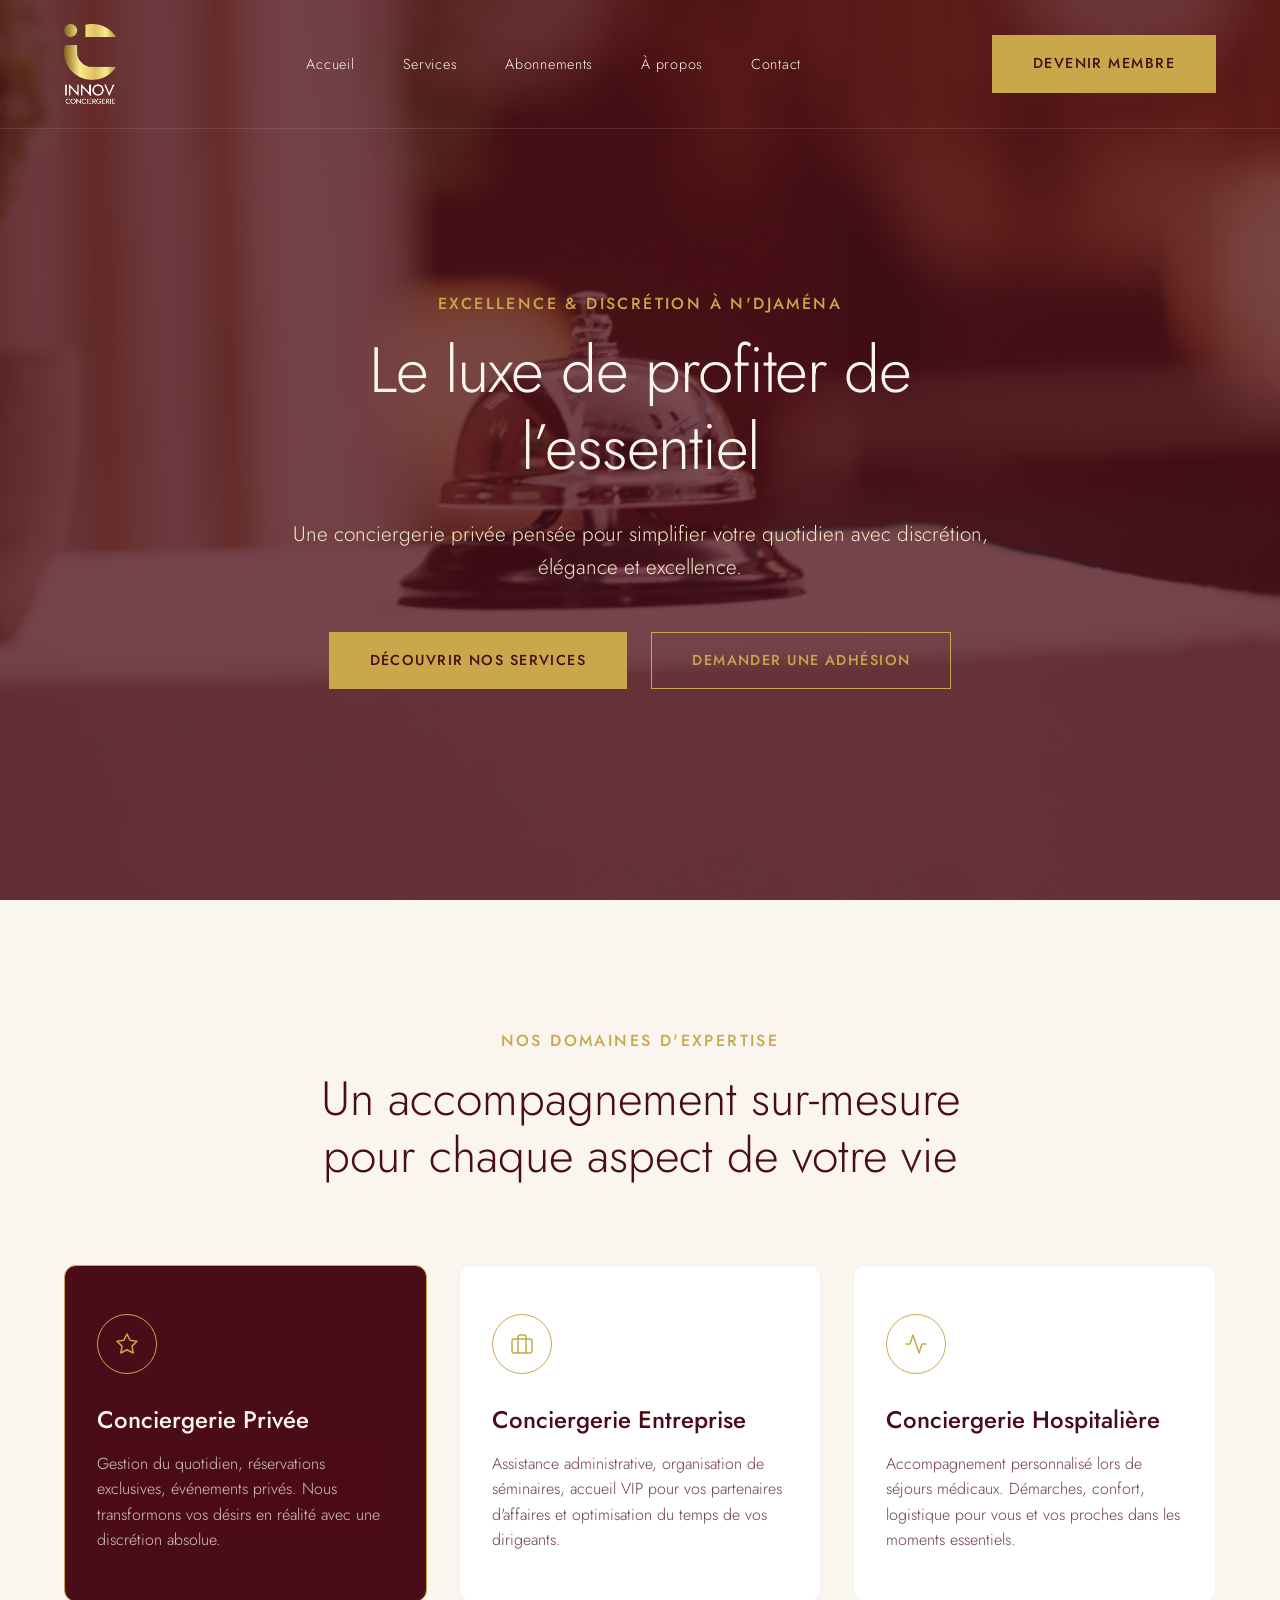
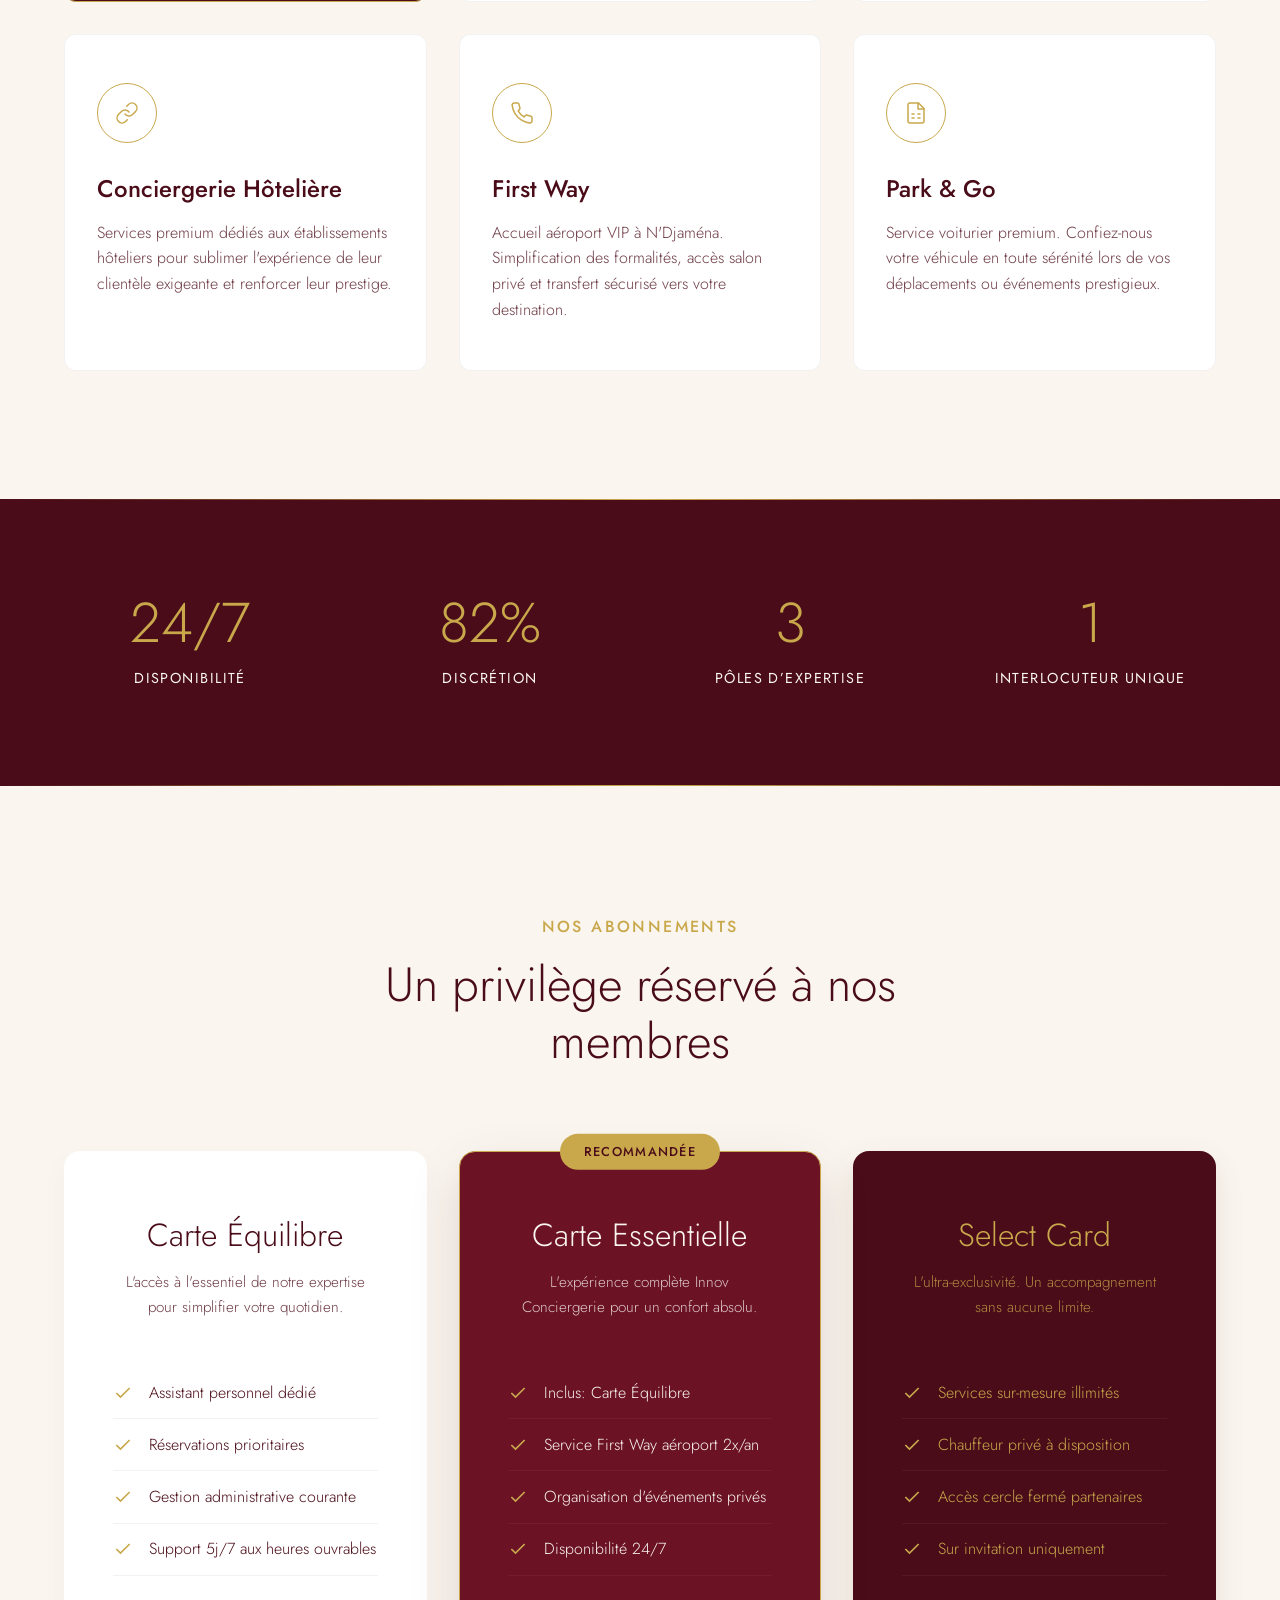
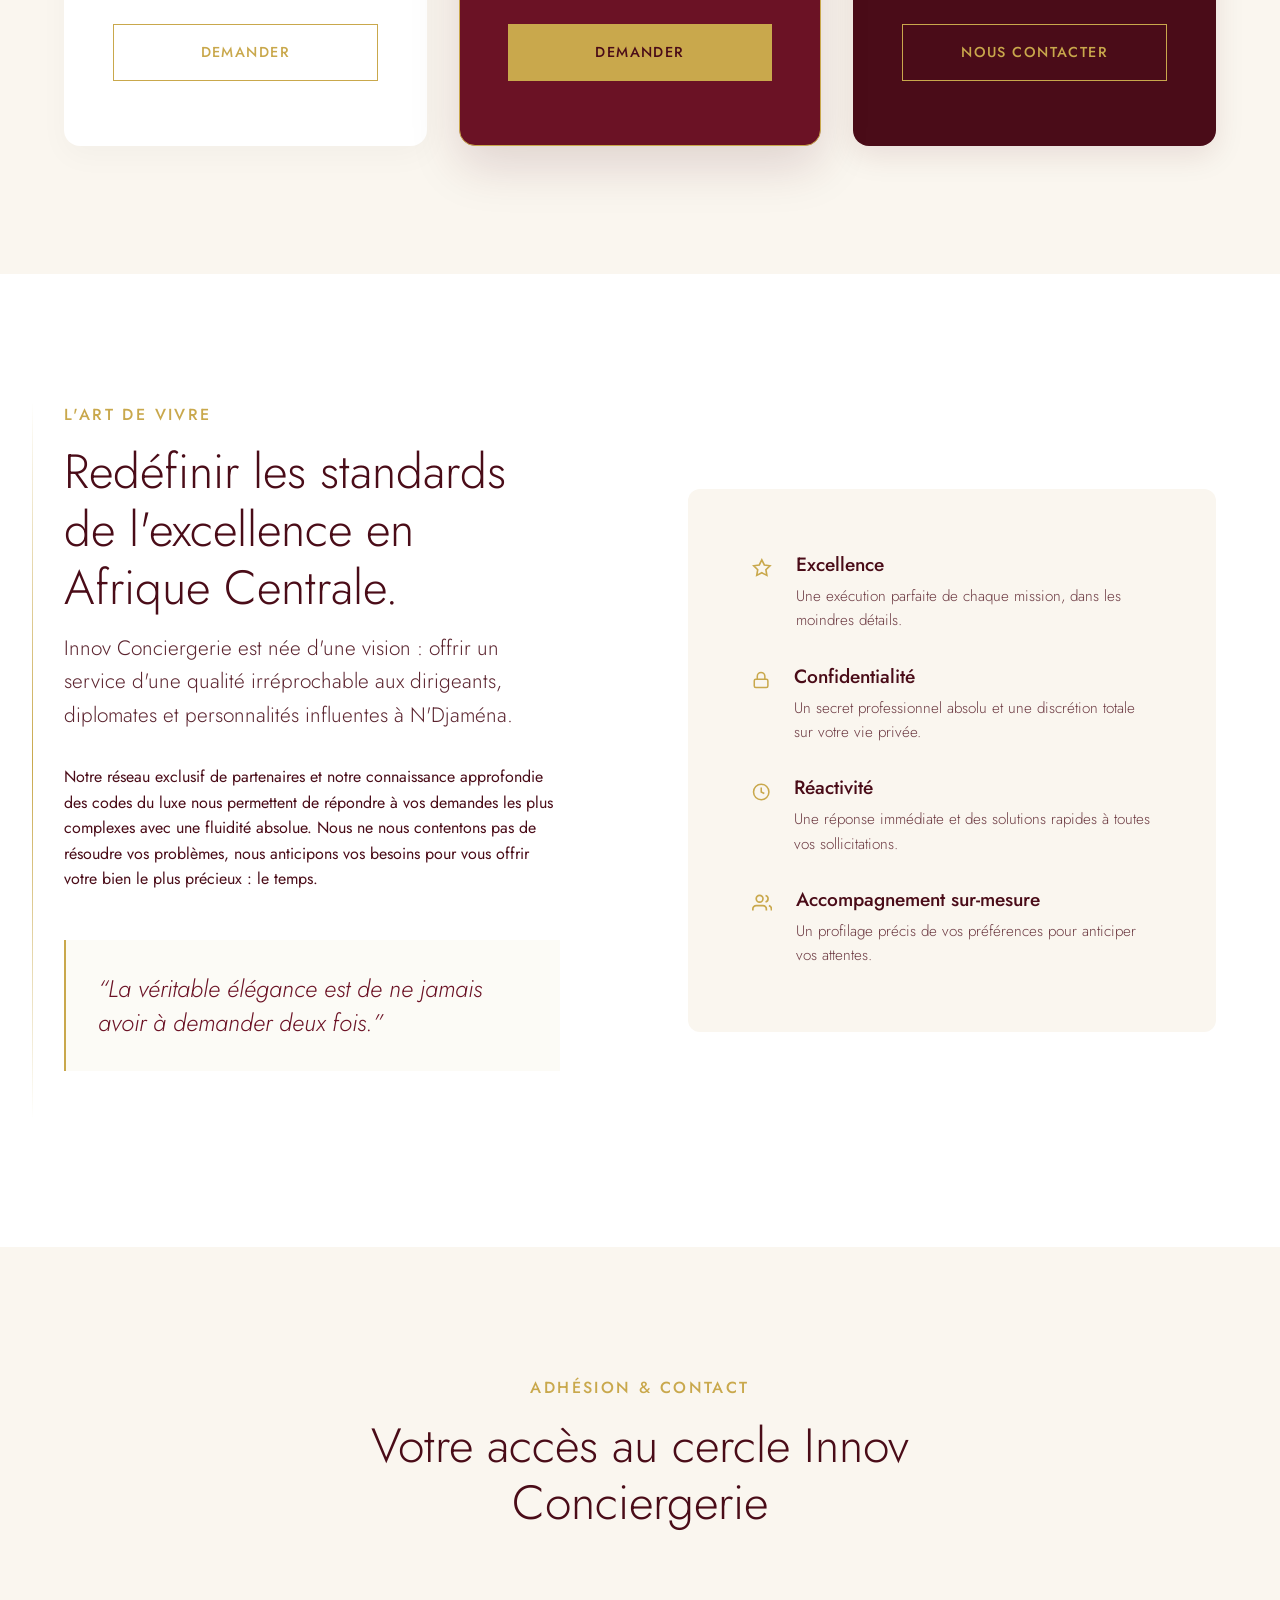
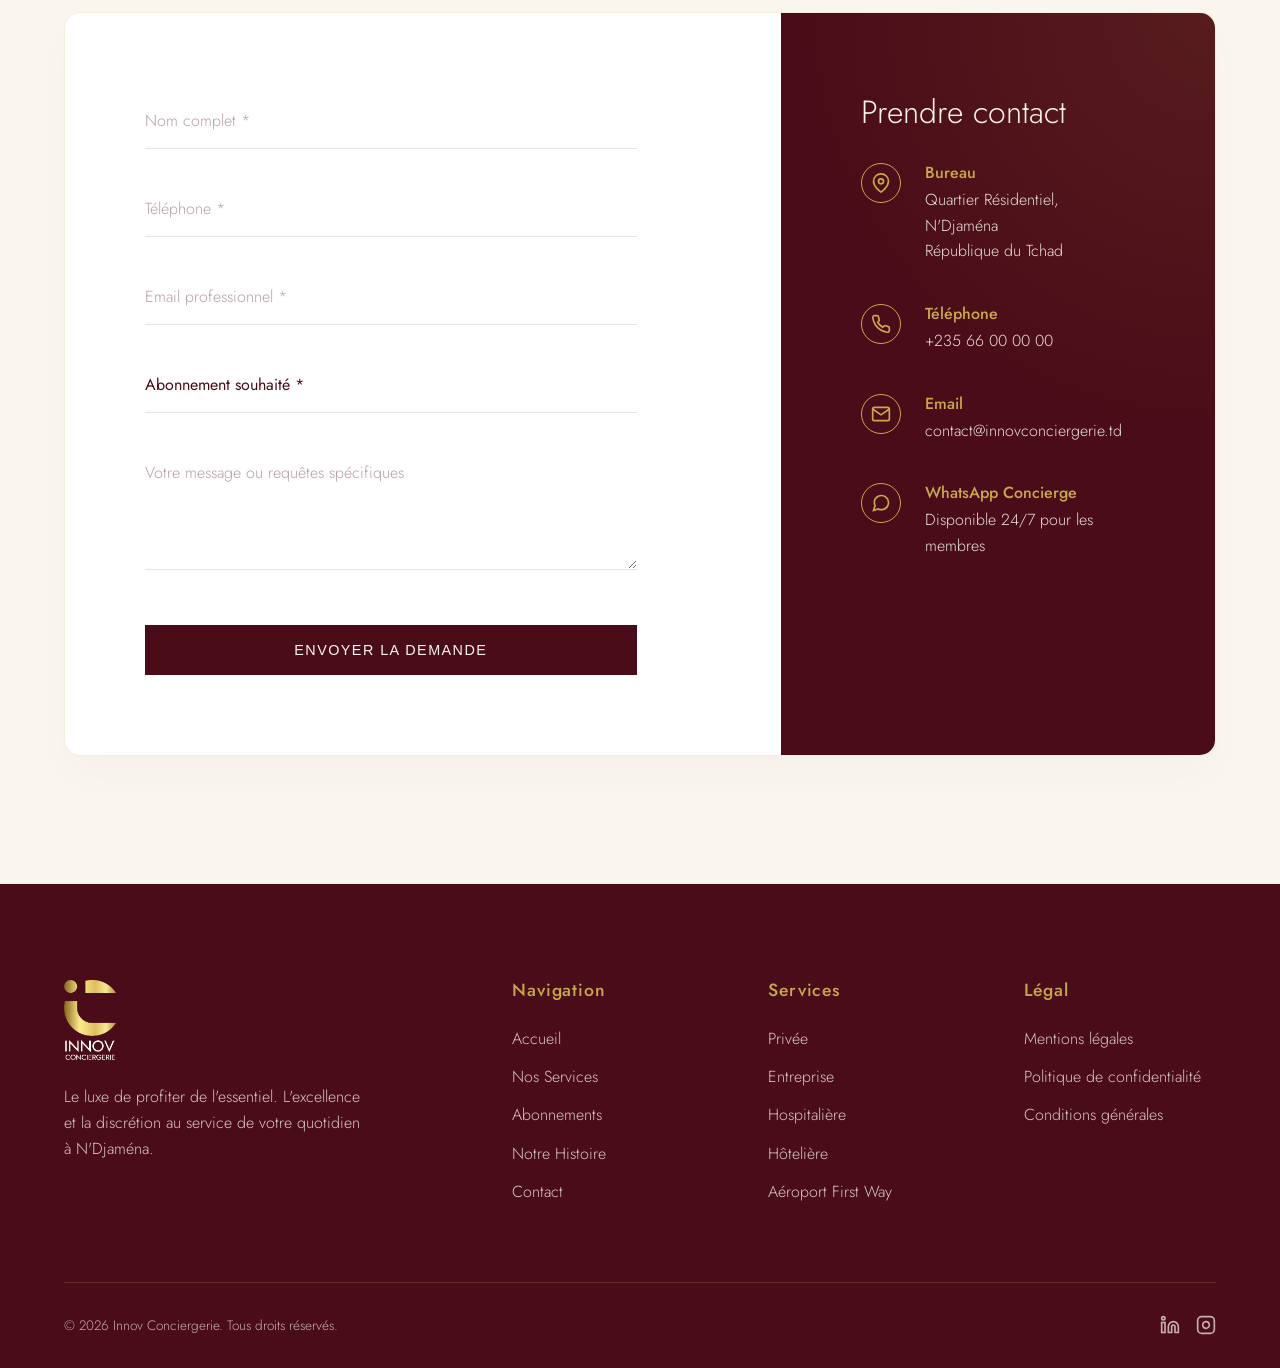
<file: index.html>
<!DOCTYPE html>
<html lang="fr">
<head>
    <meta charset="UTF-8">
    <meta name="viewport" content="width=device-width, initial-scale=1.0">
    <title>Innov Conciergerie | L'Excellence à N'Djaména</title>
    <meta name="description" content="Innov Conciergerie, votre conciergerie privée et d'entreprise premium à N'Djaména, Tchad. Le luxe de profiter de l'essentiel.">
    <link rel="preconnect" href="https://fonts.googleapis.com">
    <link rel="preconnect" href="https://fonts.gstatic.com" crossorigin>
    <link href="https://fonts.googleapis.com/css2?family=Jost:wght@300;500;700;800&display=swap" rel="stylesheet">
    <link rel="stylesheet" href="style.css">
</head>
<body>

    <!-- Navbar -->
    <nav class="navbar" id="navbar">
        <div class="container">
            <a href="#" class="logo">
                <img src="logo-icon.png" alt="IC" class="logo-mark-img">
                
            </a>
            
            <ul class="nav-links" id="nav-links">
                <li><a href="index.html" class="nav-link">Accueil</a></li>
                <li><a href="services.html" class="nav-link">Services</a></li>
                <li><a href="abonnements.html" class="nav-link">Abonnements</a></li>
                <li><a href="a-propos.html" class="nav-link">À propos</a></li>
                <li><a href="contact.html" class="nav-link">Contact</a></li>
                <li class="mobile-only"><a href="contact.html" class="btn btn-gold">Devenir Membre</a></li>
            </ul>
            
            <a href="contact.html" class="btn btn-gold btn-nav">Devenir Membre</a>
            
            <button class="hamburger" id="hamburger" aria-label="Menu">
                <svg width="24" height="24" viewBox="0 0 24 24" fill="none" stroke="currentColor" stroke-width="2" stroke-linecap="round" stroke-linejoin="round"><line x1="3" y1="12" x2="21" y2="12"></line><line x1="3" y1="6" x2="21" y2="6"></line><line x1="3" y1="18" x2="21" y2="18"></line></svg>
            </button>
        </div>
    </nav>

    <!-- Hero -->
    <header class="hero" id="home">
        <div class="hero-pattern"></div>
        <div class="container">
            <span class="subtitle">Excellence & Discrétion à N'Djaména</span>
            <h1>Le luxe de profiter de l’essentiel</h1>
            <p class="text-lead">Une conciergerie privée pensée pour simplifier votre quotidien avec discrétion, élégance et excellence.</p>
            <div class="hero-btns">
                <a href="services.html" class="btn btn-gold">Découvrir nos services</a>
                <a href="contact.html" class="btn btn-outline-gold">Demander une adhésion</a>
            </div>
        </div>
    </header>

    <!-- Services -->
    <section class="section-padding services" id="services">
        <div class="container">
            <div class="section-header reveal">
                <span class="subtitle">Nos Domaines d'Expertise</span>
                <h2>Un accompagnement sur-mesure pour chaque aspect de votre vie</h2>
            </div>
            
            <div class="services-grid">
                <div class="service-card featured reveal">
                    <div class="service-icon">
                        <svg width="24" height="24" viewBox="0 0 24 24" fill="none" stroke="currentColor" stroke-width="1.5" stroke-linecap="round" stroke-linejoin="round"><polygon points="12 2 15.09 8.26 22 9.27 17 14.14 18.18 21.02 12 17.77 5.82 21.02 7 14.14 2 9.27 8.91 8.26 12 2"></polygon></svg>
                    </div>
                    <h3>Conciergerie Privée</h3>
                    <p>Gestion du quotidien, réservations exclusives, événements privés. Nous transformons vos désirs en réalité avec une discrétion absolue.</p>
                </div>
                
                <div class="service-card reveal">
                    <div class="service-icon">
                        <svg width="24" height="24" viewBox="0 0 24 24" fill="none" stroke="currentColor" stroke-width="1.5" stroke-linecap="round" stroke-linejoin="round"><rect x="2" y="7" width="20" height="14" rx="2" ry="2"></rect><path d="M16 21V5a2 2 0 0 0-2-2h-4a2 2 0 0 0-2 2v16"></path></svg>
                    </div>
                    <h3>Conciergerie Entreprise</h3>
                    <p>Assistance administrative, organisation de séminaires, accueil VIP pour vos partenaires d'affaires et optimisation du temps de vos dirigeants.</p>
                </div>
                
                <div class="service-card reveal">
                    <div class="service-icon">
                        <svg width="24" height="24" viewBox="0 0 24 24" fill="none" stroke="currentColor" stroke-width="1.5" stroke-linecap="round" stroke-linejoin="round"><path d="M22 12h-4l-3 9L9 3l-3 9H2"></path></svg>
                    </div>
                    <h3>Conciergerie Hospitalière</h3>
                    <p>Accompagnement personnalisé lors de séjours médicaux. Démarches, confort, logistique pour vous et vos proches dans les moments essentiels.</p>
                </div>
                
                <div class="service-card reveal">
                    <div class="service-icon">
                        <svg width="24" height="24" viewBox="0 0 24 24" fill="none" stroke="currentColor" stroke-width="1.5" stroke-linecap="round" stroke-linejoin="round"><path d="M10 13a5 5 0 0 0 7.54.54l3-3a5 5 0 0 0-7.07-7.07l-1.72 1.71"></path><path d="M14 11a5 5 0 0 0-7.54-.54l-3 3a5 5 0 0 0 7.07 7.07l1.71-1.71"></path></svg>
                    </div>
                    <h3>Conciergerie Hôtelière</h3>
                    <p>Services premium dédiés aux établissements hôteliers pour sublimer l'expérience de leur clientèle exigeante et renforcer leur prestige.</p>
                </div>
                
                <div class="service-card reveal">
                    <div class="service-icon">
                        <svg width="24" height="24" viewBox="0 0 24 24" fill="none" stroke="currentColor" stroke-width="1.5" stroke-linecap="round" stroke-linejoin="round"><path d="M22 16.92v3a2 2 0 0 1-2.18 2 19.79 19.79 0 0 1-8.63-3.07 19.5 19.5 0 0 1-6-6 19.79 19.79 0 0 1-3.07-8.67A2 2 0 0 1 4.11 2h3a2 2 0 0 1 2 1.72 12.84 12.84 0 0 0 .7 2.81 2 2 0 0 1-.45 2.11L8.09 9.91a16 16 0 0 0 6 6l1.27-1.27a2 2 0 0 1 2.11-.45 12.84 12.84 0 0 0 2.81.7A2 2 0 0 1 22 16.92z"></path></svg>
                    </div>
                    <h3>First Way</h3>
                    <p>Accueil aéroport VIP à N'Djaména. Simplification des formalités, accès salon privé et transfert sécurisé vers votre destination.</p>
                </div>
                
                <div class="service-card reveal">
                    <div class="service-icon">
                        <svg width="24" height="24" viewBox="0 0 24 24" fill="none" stroke="currentColor" stroke-width="1.5" stroke-linecap="round" stroke-linejoin="round"><path d="M14.5 2H6a2 2 0 0 0-2 2v16a2 2 0 0 0 2 2h12a2 2 0 0 0 2-2V7.5L14.5 2z"></path><polyline points="14 2 14 8 20 8"></polyline><path d="M8 13h2"></path><path d="M8 17h2"></path><path d="M14 13h2"></path><path d="M14 17h2"></path></svg>
                    </div>
                    <h3>Park & Go</h3>
                    <p>Service voiturier premium. Confiez-nous votre véhicule en toute sérénité lors de vos déplacements ou événements prestigieux.</p>
                </div>
            </div>
        </div>
    </section>

    <!-- Key Figures -->
    <section class="key-figures" id="key-figures">
        <div class="container">
            <div class="stats-grid">
                <div class="stat-item reveal">
                    <div class="stat-number"><span class="counter" data-target="24">0</span>/7</div>
                    <div class="stat-label">Disponibilité</div>
                </div>
                <div class="stat-item reveal" style="transition-delay: 0.1s">
                    <div class="stat-number"><span class="counter" data-target="100">0</span>%</div>
                    <div class="stat-label">Discrétion</div>
                </div>
                <div class="stat-item reveal" style="transition-delay: 0.2s">
                    <div class="stat-number"><span class="counter" data-target="3">0</span></div>
                    <div class="stat-label">Pôles d’expertise</div>
                </div>
                <div class="stat-item reveal" style="transition-delay: 0.3s">
                    <div class="stat-number"><span class="counter" data-target="1">0</span></div>
                    <div class="stat-label">Interlocuteur unique</div>
                </div>
            </div>
        </div>
    </section>

    <!-- Membership -->
    <section class="section-padding membership" id="membership">
        <div class="container">
            <div class="section-header reveal">
                <span class="subtitle">Nos Abonnements</span>
                <h2>Un privilège réservé à nos membres</h2>
            </div>
            
            <div class="pricing-grid">
                <!-- Carte Équilibre -->
                <div class="pricing-card pricing-card-basic reveal">
                    <h3 class="pricing-title">Carte Équilibre</h3>
                    <p class="pricing-desc">L'accès à l'essentiel de notre expertise pour simplifier votre quotidien.</p>
                    <ul class="pricing-features">
                        <li><svg width="20" height="20" viewBox="0 0 24 24" fill="none" stroke="var(--color-gold)" stroke-width="2"><polyline points="20 6 9 17 4 12"></polyline></svg> Assistant personnel dédié</li>
                        <li><svg width="20" height="20" viewBox="0 0 24 24" fill="none" stroke="var(--color-gold)" stroke-width="2"><polyline points="20 6 9 17 4 12"></polyline></svg> Réservations prioritaires</li>
                        <li><svg width="20" height="20" viewBox="0 0 24 24" fill="none" stroke="var(--color-gold)" stroke-width="2"><polyline points="20 6 9 17 4 12"></polyline></svg> Gestion administrative courante</li>
                        <li><svg width="20" height="20" viewBox="0 0 24 24" fill="none" stroke="var(--color-gold)" stroke-width="2"><polyline points="20 6 9 17 4 12"></polyline></svg> Support 5j/7 aux heures ouvrables</li>
                    </ul>
                    <a href="contact.html" class="btn btn-outline-gold" style="width: 100%;">Demander</a>
                </div>
                
                <!-- Carte Essentielle -->
                <div class="pricing-card pricing-card-featured reveal" style="transition-delay: 0.1s">
                    <div class="pricing-badge">Recommandée</div>
                    <h3 class="pricing-title">Carte Essentielle</h3>
                    <p class="pricing-desc">L'expérience complète Innov Conciergerie pour un confort absolu.</p>
                    <ul class="pricing-features">
                        <li><svg width="20" height="20" viewBox="0 0 24 24" fill="none" stroke="var(--color-gold)" stroke-width="2"><polyline points="20 6 9 17 4 12"></polyline></svg> Inclus: Carte Équilibre</li>
                        <li><svg width="20" height="20" viewBox="0 0 24 24" fill="none" stroke="var(--color-gold)" stroke-width="2"><polyline points="20 6 9 17 4 12"></polyline></svg> Service First Way aéroport 2x/an</li>
                        <li><svg width="20" height="20" viewBox="0 0 24 24" fill="none" stroke="var(--color-gold)" stroke-width="2"><polyline points="20 6 9 17 4 12"></polyline></svg> Organisation d'événements privés</li>
                        <li><svg width="20" height="20" viewBox="0 0 24 24" fill="none" stroke="var(--color-gold)" stroke-width="2"><polyline points="20 6 9 17 4 12"></polyline></svg> Disponibilité 24/7</li>
                    </ul>
                    <a href="contact.html" class="btn btn-gold" style="width: 100%;">Demander</a>
                </div>
                
                <!-- Select Card -->
                <div class="pricing-card pricing-card-premium reveal" style="transition-delay: 0.2s">
                    <h3 class="pricing-title">Select Card</h3>
                    <p class="pricing-desc">L'ultra-exclusivité. Un accompagnement sans aucune limite.</p>
                    <ul class="pricing-features">
                        <li><svg width="20" height="20" viewBox="0 0 24 24" fill="none" stroke="var(--color-gold)" stroke-width="2"><polyline points="20 6 9 17 4 12"></polyline></svg> Services sur-mesure illimités</li>
                        <li><svg width="20" height="20" viewBox="0 0 24 24" fill="none" stroke="var(--color-gold)" stroke-width="2"><polyline points="20 6 9 17 4 12"></polyline></svg> Chauffeur privé à disposition</li>
                        <li><svg width="20" height="20" viewBox="0 0 24 24" fill="none" stroke="var(--color-gold)" stroke-width="2"><polyline points="20 6 9 17 4 12"></polyline></svg> Accès cercle fermé partenaires</li>
                        <li><svg width="20" height="20" viewBox="0 0 24 24" fill="none" stroke="var(--color-gold)" stroke-width="2"><polyline points="20 6 9 17 4 12"></polyline></svg> Sur invitation uniquement</li>
                    </ul>
                    <a href="contact.html" class="btn btn-outline-gold" style="width: 100%;">Nous contacter</a>
                </div>
            </div>
        </div>
    </section>

    <!-- About -->
    <section class="section-padding about" id="about">
        <div class="container">
            <div class="about-grid">
                <div class="about-text reveal">
                    <span class="subtitle">L'Art de Vivre</span>
                    <h2>Redéfinir les standards de l'excellence en Afrique Centrale.</h2>
                    <p class="text-lead" style="margin-bottom: 2rem; color: var(--color-deep-bordeaux);">Innov Conciergerie est née d'une vision : offrir un service d'une qualité irréprochable aux dirigeants, diplomates et personnalités influentes à N'Djaména.</p>
                    <p>Notre réseau exclusif de partenaires et notre connaissance approfondie des codes du luxe nous permettent de répondre à vos demandes les plus complexes avec une fluidité absolue. Nous ne nous contentons pas de résoudre vos problèmes, nous anticipons vos besoins pour vous offrir votre bien le plus précieux : le temps.</p>
                    
                    <div class="blockquote">
                        “La véritable élégance est de ne jamais avoir à demander deux fois.”
                    </div>
                </div>
                
                <div class="about-features reveal" style="transition-delay: 0.2s">
                    <div class="about-feature">
                        <div class="about-feature-icon">
                            <svg width="24" height="24" viewBox="0 0 24 24" fill="none" stroke="currentColor" stroke-width="2"><polygon points="12 2 15.09 8.26 22 9.27 17 14.14 18.18 21.02 12 17.77 5.82 21.02 7 14.14 2 9.27 8.91 8.26 12 2"></polygon></svg>
                        </div>
                        <div>
                            <h4>Excellence</h4>
                            <p>Une exécution parfaite de chaque mission, dans les moindres détails.</p>
                        </div>
                    </div>
                    <div class="about-feature">
                        <div class="about-feature-icon">
                            <svg width="24" height="24" viewBox="0 0 24 24" fill="none" stroke="currentColor" stroke-width="2"><rect x="3" y="11" width="18" height="11" rx="2" ry="2"></rect><path d="M7 11V7a5 5 0 0 1 10 0v4"></path></svg>
                        </div>
                        <div>
                            <h4>Confidentialité</h4>
                            <p>Un secret professionnel absolu et une discrétion totale sur votre vie privée.</p>
                        </div>
                    </div>
                    <div class="about-feature">
                        <div class="about-feature-icon">
                            <svg width="24" height="24" viewBox="0 0 24 24" fill="none" stroke="currentColor" stroke-width="2"><circle cx="12" cy="12" r="10"></circle><polyline points="12 6 12 12 16 14"></polyline></svg>
                        </div>
                        <div>
                            <h4>Réactivité</h4>
                            <p>Une réponse immédiate et des solutions rapides à toutes vos sollicitations.</p>
                        </div>
                    </div>
                    <div class="about-feature">
                        <div class="about-feature-icon">
                            <svg width="24" height="24" viewBox="0 0 24 24" fill="none" stroke="currentColor" stroke-width="2"><path d="M17 21v-2a4 4 0 0 0-4-4H5a4 4 0 0 0-4 4v2"></path><circle cx="9" cy="7" r="4"></circle><path d="M23 21v-2a4 4 0 0 0-3-3.87"></path><path d="M16 3.13a4 4 0 0 1 0 7.75"></path></svg>
                        </div>
                        <div>
                            <h4>Accompagnement sur-mesure</h4>
                            <p>Un profilage précis de vos préférences pour anticiper vos attentes.</p>
                        </div>
                    </div>
                </div>
            </div>
        </div>
    </section>

    <!-- Contact -->
    <section class="section-padding contact" id="contact">
        <div class="container">
            <div class="section-header reveal">
                <span class="subtitle">Adhésion & Contact</span>
                <h2>Votre accès au cercle Innov Conciergerie</h2>
            </div>
            
            <div class="contact-grid reveal">
                <div class="contact-form-wrap">
                    <div class="form-success" id="form-success">
                        Votre demande a été envoyée avec succès. Notre équipe vous contactera dans les plus brefs délais.
                    </div>
                    <form id="contact-form">
                        <div class="form-group">
                            <input type="text" id="name" class="form-control" placeholder="Nom complet *" required>
                            <span class="form-error">Ce champ est requis</span>
                        </div>
                        <div class="form-group">
                            <input type="tel" id="phone" class="form-control" placeholder="Téléphone *" required>
                            <span class="form-error">Numéro de téléphone invalide</span>
                        </div>
                        <div class="form-group">
                            <input type="email" id="email" class="form-control" placeholder="Email professionnel *" required>
                            <span class="form-error">Email invalide</span>
                        </div>
                        <div class="form-group">
                            <select id="subscription" class="form-control" required>
                                <option value="" disabled selected>Abonnement souhaité *</option>
                                <option value="equilibre">Carte Équilibre</option>
                                <option value="essentielle">Carte Essentielle</option>
                                <option value="select">Select Card</option>
                                <option value="info">Demande d'information générale</option>
                            </select>
                            <span class="form-error">Veuillez sélectionner une option</span>
                        </div>
                        <div class="form-group">
                            <textarea id="message" class="form-control" placeholder="Votre message ou requêtes spécifiques" rows="4"></textarea>
                        </div>
                        <button type="submit" class="btn btn-bordeaux" style="width: 100%; margin-top: 1rem;">Envoyer la demande</button>
                    </form>
                </div>
                
                <div class="contact-info-wrap">
                    <h3 style="font-size: 2rem; margin-bottom: 2rem; font-weight: 300; font-family: 'Jost', serif;">Prendre contact</h3>
                    
                    <div class="info-item">
                        <div class="info-icon">
                            <svg width="20" height="20" viewBox="0 0 24 24" fill="none" stroke="currentColor" stroke-width="2"><path d="M21 10c0 7-9 13-9 13s-9-6-9-13a9 9 0 0 1 18 0z"></path><circle cx="12" cy="10" r="3"></circle></svg>
                        </div>
                        <div class="info-content">
                            <h4>Bureau</h4>
                            <p>Quartier Résidentiel, N'Djaména<br>République du Tchad</p>
                        </div>
                    </div>
                    
                    <div class="info-item">
                        <div class="info-icon">
                            <svg width="20" height="20" viewBox="0 0 24 24" fill="none" stroke="currentColor" stroke-width="2"><path d="M22 16.92v3a2 2 0 0 1-2.18 2 19.79 19.79 0 0 1-8.63-3.07 19.5 19.5 0 0 1-6-6 19.79 19.79 0 0 1-3.07-8.67A2 2 0 0 1 4.11 2h3a2 2 0 0 1 2 1.72 12.84 12.84 0 0 0 .7 2.81 2 2 0 0 1-.45 2.11L8.09 9.91a16 16 0 0 0 6 6l1.27-1.27a2 2 0 0 1 2.11-.45 12.84 12.84 0 0 0 2.81.7A2 2 0 0 1 22 16.92z"></path></svg>
                        </div>
                        <div class="info-content">
                            <h4>Téléphone</h4>
                            <p>+235 66 00 00 00</p>
                        </div>
                    </div>
                    
                    <div class="info-item">
                        <div class="info-icon">
                            <svg width="20" height="20" viewBox="0 0 24 24" fill="none" stroke="currentColor" stroke-width="2"><path d="M4 4h16c1.1 0 2 .9 2 2v12c0 1.1-.9 2-2 2H4c-1.1 0-2-.9-2-2V6c0-1.1.9-2 2-2z"></path><polyline points="22,6 12,13 2,6"></polyline></svg>
                        </div>
                        <div class="info-content">
                            <h4>Email</h4>
                            <p>contact@innovconciergerie.td</p>
                        </div>
                    </div>
                    
                    <div class="info-item">
                        <div class="info-icon">
                            <!-- WhatsApp Icon SVG -->
                            <svg width="20" height="20" viewBox="0 0 24 24" fill="none" stroke="currentColor" stroke-width="2"><path d="M21 11.5a8.38 8.38 0 0 1-.9 3.8 8.5 8.5 0 0 1-7.6 4.7 8.38 8.38 0 0 1-3.8-.9L3 21l1.9-5.7a8.38 8.38 0 0 1-.9-3.8 8.5 8.5 0 0 1 4.7-7.6 8.38 8.38 0 0 1 3.8-.9h.5a8.48 8.48 0 0 1 8 8v.5z"></path></svg>
                        </div>
                        <div class="info-content">
                            <h4>WhatsApp Concierge</h4>
                            <p>Disponible 24/7 pour les membres</p>
                        </div>
                    </div>
                </div>
            </div>
        </div>
    </section>

    <!-- Footer -->
    <footer class="footer">
        <div class="container">
            <div class="footer-grid">
                <div>
                    <a href="#" class="logo" style="margin-bottom: 1.5rem;">
                        <img src="logo-icon.png" alt="IC" class="logo-mark-img">
                        
                    </a>
                    <p class="footer-desc">Le luxe de profiter de l'essentiel. L'excellence et la discrétion au service de votre quotidien à N'Djaména.</p>
                </div>
                
                <div>
                    <h4>Navigation</h4>
                    <ul class="footer-links">
                        <li><a href="index.html">Accueil</a></li>
                        <li><a href="services.html">Nos Services</a></li>
                        <li><a href="abonnements.html">Abonnements</a></li>
                        <li><a href="a-propos.html">Notre Histoire</a></li>
                        <li><a href="contact.html">Contact</a></li>
                    </ul>
                </div>
                
                <div>
                    <h4>Services</h4>
                    <ul class="footer-links">
                        <li><a href="#">Privée</a></li>
                        <li><a href="#">Entreprise</a></li>
                        <li><a href="#">Hospitalière</a></li>
                        <li><a href="#">Hôtelière</a></li>
                        <li><a href="#">Aéroport First Way</a></li>
                    </ul>
                </div>
                
                <div>
                    <h4>Légal</h4>
                    <ul class="footer-links">
                        <li><a href="#">Mentions légales</a></li>
                        <li><a href="#">Politique de confidentialité</a></li>
                        <li><a href="#">Conditions générales</a></li>
                    </ul>
                </div>
            </div>
            
            <div class="footer-bottom">
                <p>&copy; 2026 Innov Conciergerie. Tous droits réservés.</p>
                <div style="display:flex; gap:1rem;">
                    <!-- Social icons place -->
                    <a href="#" aria-label="LinkedIn"><svg width="20" height="20" viewBox="0 0 24 24" fill="none" stroke="currentColor" stroke-width="2"><path d="M16 8a6 6 0 0 1 6 6v7h-4v-7a2 2 0 0 0-2-2 2 2 0 0 0-2 2v7h-4v-7a6 6 0 0 1 6-6z"></path><rect x="2" y="9" width="4" height="12"></rect><circle cx="4" cy="4" r="2"></circle></svg></a>
                    <a href="#" aria-label="Instagram"><svg width="20" height="20" viewBox="0 0 24 24" fill="none" stroke="currentColor" stroke-width="2"><rect x="2" y="2" width="20" height="20" rx="5" ry="5"></rect><path d="M16 11.37A4 4 0 1 1 12.63 8 4 4 0 0 1 16 11.37z"></path><line x1="17.5" y1="6.5" x2="17.51" y2="6.5"></line></svg></a>
                </div>
            </div>
        </div>
    </footer>

    <!-- Scripts -->
    <script src="main.js"></script>
</body>
</html>
</file>
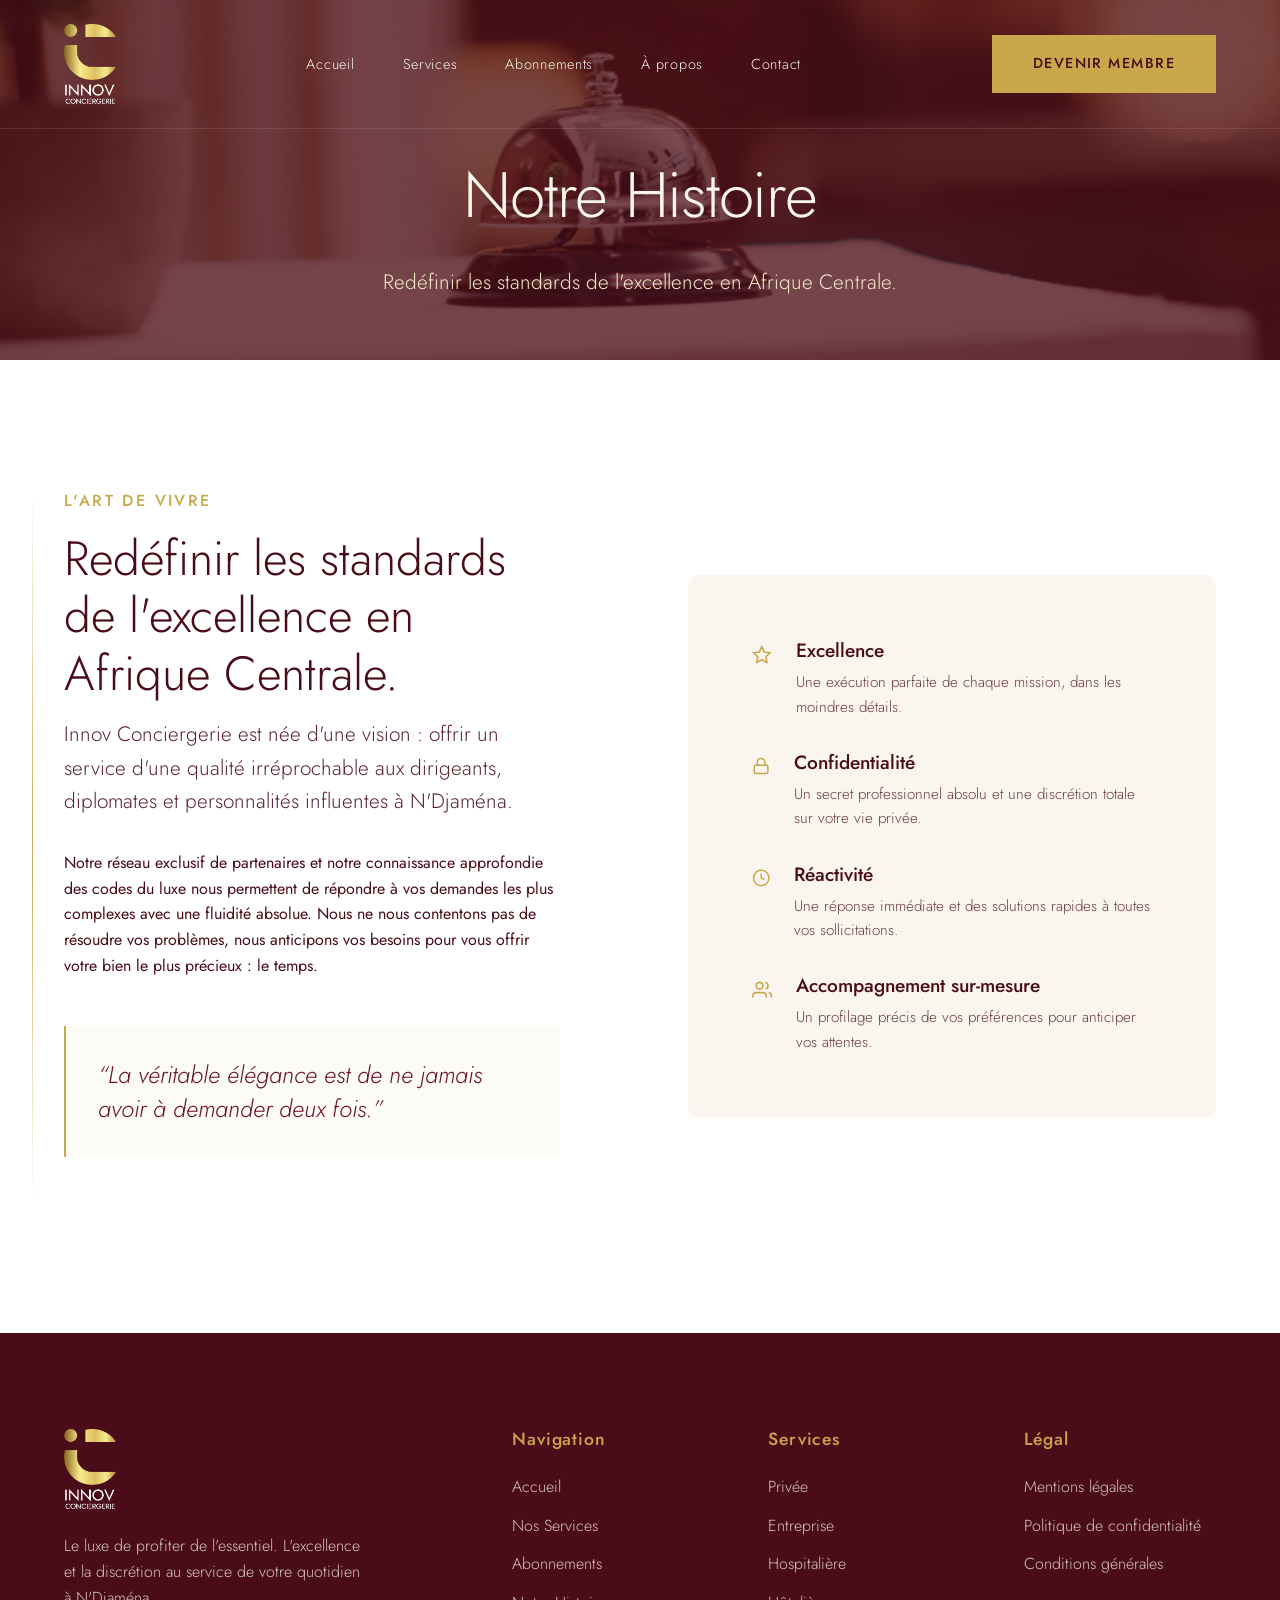
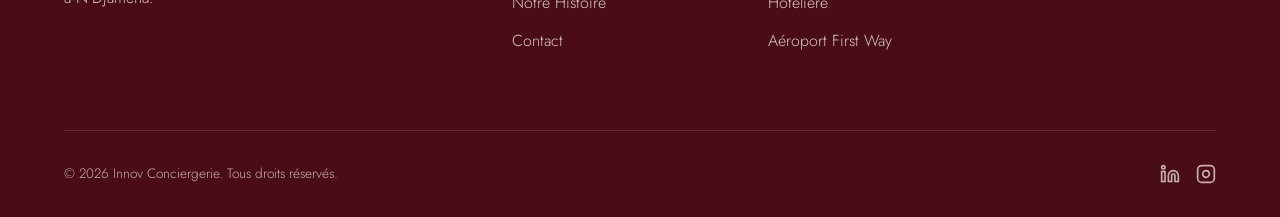
<file: a-propos.html>
<!DOCTYPE html>
<html lang="fr">
<head>
    <meta charset="UTF-8">
    <meta name="viewport" content="width=device-width, initial-scale=1.0">
    <title>À Propos | Innov Conciergerie</title>
    <meta name="description" content="Innov Conciergerie, votre conciergerie privée et d'entreprise premium à N'Djaména, Tchad. Le luxe de profiter de l'essentiel.">
    <link rel="preconnect" href="https://fonts.googleapis.com">
    <link rel="preconnect" href="https://fonts.gstatic.com" crossorigin>
    <link href="https://fonts.googleapis.com/css2?family=Jost:wght@300;500;700;800&display=swap" rel="stylesheet">
    <link rel="stylesheet" href="style.css">
</head>
<body>

<!-- Navbar -->
    <nav class="navbar" id="navbar">
        <div class="container">
            <a href="#" class="logo">
                <img src="logo-icon.png" alt="IC" class="logo-mark-img">
                
            </a>
            
            <ul class="nav-links" id="nav-links">
                <li><a href="index.html" class="nav-link">Accueil</a></li>
                <li><a href="services.html" class="nav-link">Services</a></li>
                <li><a href="abonnements.html" class="nav-link">Abonnements</a></li>
                <li><a href="a-propos.html" class="nav-link">À propos</a></li>
                <li><a href="contact.html" class="nav-link">Contact</a></li>
                <li class="mobile-only"><a href="contact.html" class="btn btn-gold">Devenir Membre</a></li>
            </ul>
            
            <a href="contact.html" class="btn btn-gold btn-nav">Devenir Membre</a>
            
            <button class="hamburger" id="hamburger" aria-label="Menu">
                <svg width="24" height="24" viewBox="0 0 24 24" fill="none" stroke="currentColor" stroke-width="2" stroke-linecap="round" stroke-linejoin="round"><line x1="3" y1="12" x2="21" y2="12"></line><line x1="3" y1="6" x2="21" y2="6"></line><line x1="3" y1="18" x2="21" y2="18"></line></svg>
            </button>
        </div>
    </nav>


    <!-- Mini Hero -->
    <header class="hero" style="min-height: 40vh; padding-top: 6rem;">
        <div class="hero-pattern"></div>
        <div class="container">
            <h1>Notre Histoire</h1>
            <p class="text-lead" style="margin-bottom: 0;">Redéfinir les standards de l'excellence en Afrique Centrale.</p>
        </div>
    </header>
    

<!-- About -->
    <section class="section-padding about" id="about">
        <div class="container">
            <div class="about-grid">
                <div class="about-text reveal">
                    <span class="subtitle">L'Art de Vivre</span>
                    <h2>Redéfinir les standards de l'excellence en Afrique Centrale.</h2>
                    <p class="text-lead" style="margin-bottom: 2rem; color: var(--color-deep-bordeaux);">Innov Conciergerie est née d'une vision : offrir un service d'une qualité irréprochable aux dirigeants, diplomates et personnalités influentes à N'Djaména.</p>
                    <p>Notre réseau exclusif de partenaires et notre connaissance approfondie des codes du luxe nous permettent de répondre à vos demandes les plus complexes avec une fluidité absolue. Nous ne nous contentons pas de résoudre vos problèmes, nous anticipons vos besoins pour vous offrir votre bien le plus précieux : le temps.</p>
                    
                    <div class="blockquote">
                        “La véritable élégance est de ne jamais avoir à demander deux fois.”
                    </div>
                </div>
                
                <div class="about-features reveal" style="transition-delay: 0.2s">
                    <div class="about-feature">
                        <div class="about-feature-icon">
                            <svg width="24" height="24" viewBox="0 0 24 24" fill="none" stroke="currentColor" stroke-width="2"><polygon points="12 2 15.09 8.26 22 9.27 17 14.14 18.18 21.02 12 17.77 5.82 21.02 7 14.14 2 9.27 8.91 8.26 12 2"></polygon></svg>
                        </div>
                        <div>
                            <h4>Excellence</h4>
                            <p>Une exécution parfaite de chaque mission, dans les moindres détails.</p>
                        </div>
                    </div>
                    <div class="about-feature">
                        <div class="about-feature-icon">
                            <svg width="24" height="24" viewBox="0 0 24 24" fill="none" stroke="currentColor" stroke-width="2"><rect x="3" y="11" width="18" height="11" rx="2" ry="2"></rect><path d="M7 11V7a5 5 0 0 1 10 0v4"></path></svg>
                        </div>
                        <div>
                            <h4>Confidentialité</h4>
                            <p>Un secret professionnel absolu et une discrétion totale sur votre vie privée.</p>
                        </div>
                    </div>
                    <div class="about-feature">
                        <div class="about-feature-icon">
                            <svg width="24" height="24" viewBox="0 0 24 24" fill="none" stroke="currentColor" stroke-width="2"><circle cx="12" cy="12" r="10"></circle><polyline points="12 6 12 12 16 14"></polyline></svg>
                        </div>
                        <div>
                            <h4>Réactivité</h4>
                            <p>Une réponse immédiate et des solutions rapides à toutes vos sollicitations.</p>
                        </div>
                    </div>
                    <div class="about-feature">
                        <div class="about-feature-icon">
                            <svg width="24" height="24" viewBox="0 0 24 24" fill="none" stroke="currentColor" stroke-width="2"><path d="M17 21v-2a4 4 0 0 0-4-4H5a4 4 0 0 0-4 4v2"></path><circle cx="9" cy="7" r="4"></circle><path d="M23 21v-2a4 4 0 0 0-3-3.87"></path><path d="M16 3.13a4 4 0 0 1 0 7.75"></path></svg>
                        </div>
                        <div>
                            <h4>Accompagnement sur-mesure</h4>
                            <p>Un profilage précis de vos préférences pour anticiper vos attentes.</p>
                        </div>
                    </div>
                </div>
            </div>
        </div>
    </section>

<!-- Footer -->
    <footer class="footer">
        <div class="container">
            <div class="footer-grid">
                <div>
                    <a href="#" class="logo" style="margin-bottom: 1.5rem;">
                        <img src="logo-icon.png" alt="IC" class="logo-mark-img">
                        
                    </a>
                    <p class="footer-desc">Le luxe de profiter de l'essentiel. L'excellence et la discrétion au service de votre quotidien à N'Djaména.</p>
                </div>
                
                <div>
                    <h4>Navigation</h4>
                    <ul class="footer-links">
                        <li><a href="index.html">Accueil</a></li>
                        <li><a href="services.html">Nos Services</a></li>
                        <li><a href="abonnements.html">Abonnements</a></li>
                        <li><a href="a-propos.html">Notre Histoire</a></li>
                        <li><a href="contact.html">Contact</a></li>
                    </ul>
                </div>
                
                <div>
                    <h4>Services</h4>
                    <ul class="footer-links">
                        <li><a href="#">Privée</a></li>
                        <li><a href="#">Entreprise</a></li>
                        <li><a href="#">Hospitalière</a></li>
                        <li><a href="#">Hôtelière</a></li>
                        <li><a href="#">Aéroport First Way</a></li>
                    </ul>
                </div>
                
                <div>
                    <h4>Légal</h4>
                    <ul class="footer-links">
                        <li><a href="#">Mentions légales</a></li>
                        <li><a href="#">Politique de confidentialité</a></li>
                        <li><a href="#">Conditions générales</a></li>
                    </ul>
                </div>
            </div>
            
            <div class="footer-bottom">
                <p>&copy; 2026 Innov Conciergerie. Tous droits réservés.</p>
                <div style="display:flex; gap:1rem;">
                    <!-- Social icons place -->
                    <a href="#" aria-label="LinkedIn"><svg width="20" height="20" viewBox="0 0 24 24" fill="none" stroke="currentColor" stroke-width="2"><path d="M16 8a6 6 0 0 1 6 6v7h-4v-7a2 2 0 0 0-2-2 2 2 0 0 0-2 2v7h-4v-7a6 6 0 0 1 6-6z"></path><rect x="2" y="9" width="4" height="12"></rect><circle cx="4" cy="4" r="2"></circle></svg></a>
                    <a href="#" aria-label="Instagram"><svg width="20" height="20" viewBox="0 0 24 24" fill="none" stroke="currentColor" stroke-width="2"><rect x="2" y="2" width="20" height="20" rx="5" ry="5"></rect><path d="M16 11.37A4 4 0 1 1 12.63 8 4 4 0 0 1 16 11.37z"></path><line x1="17.5" y1="6.5" x2="17.51" y2="6.5"></line></svg></a>
                </div>
            </div>
        </div>
    </footer>

<script src="main.js"></script>
</body>
</html>
</file>
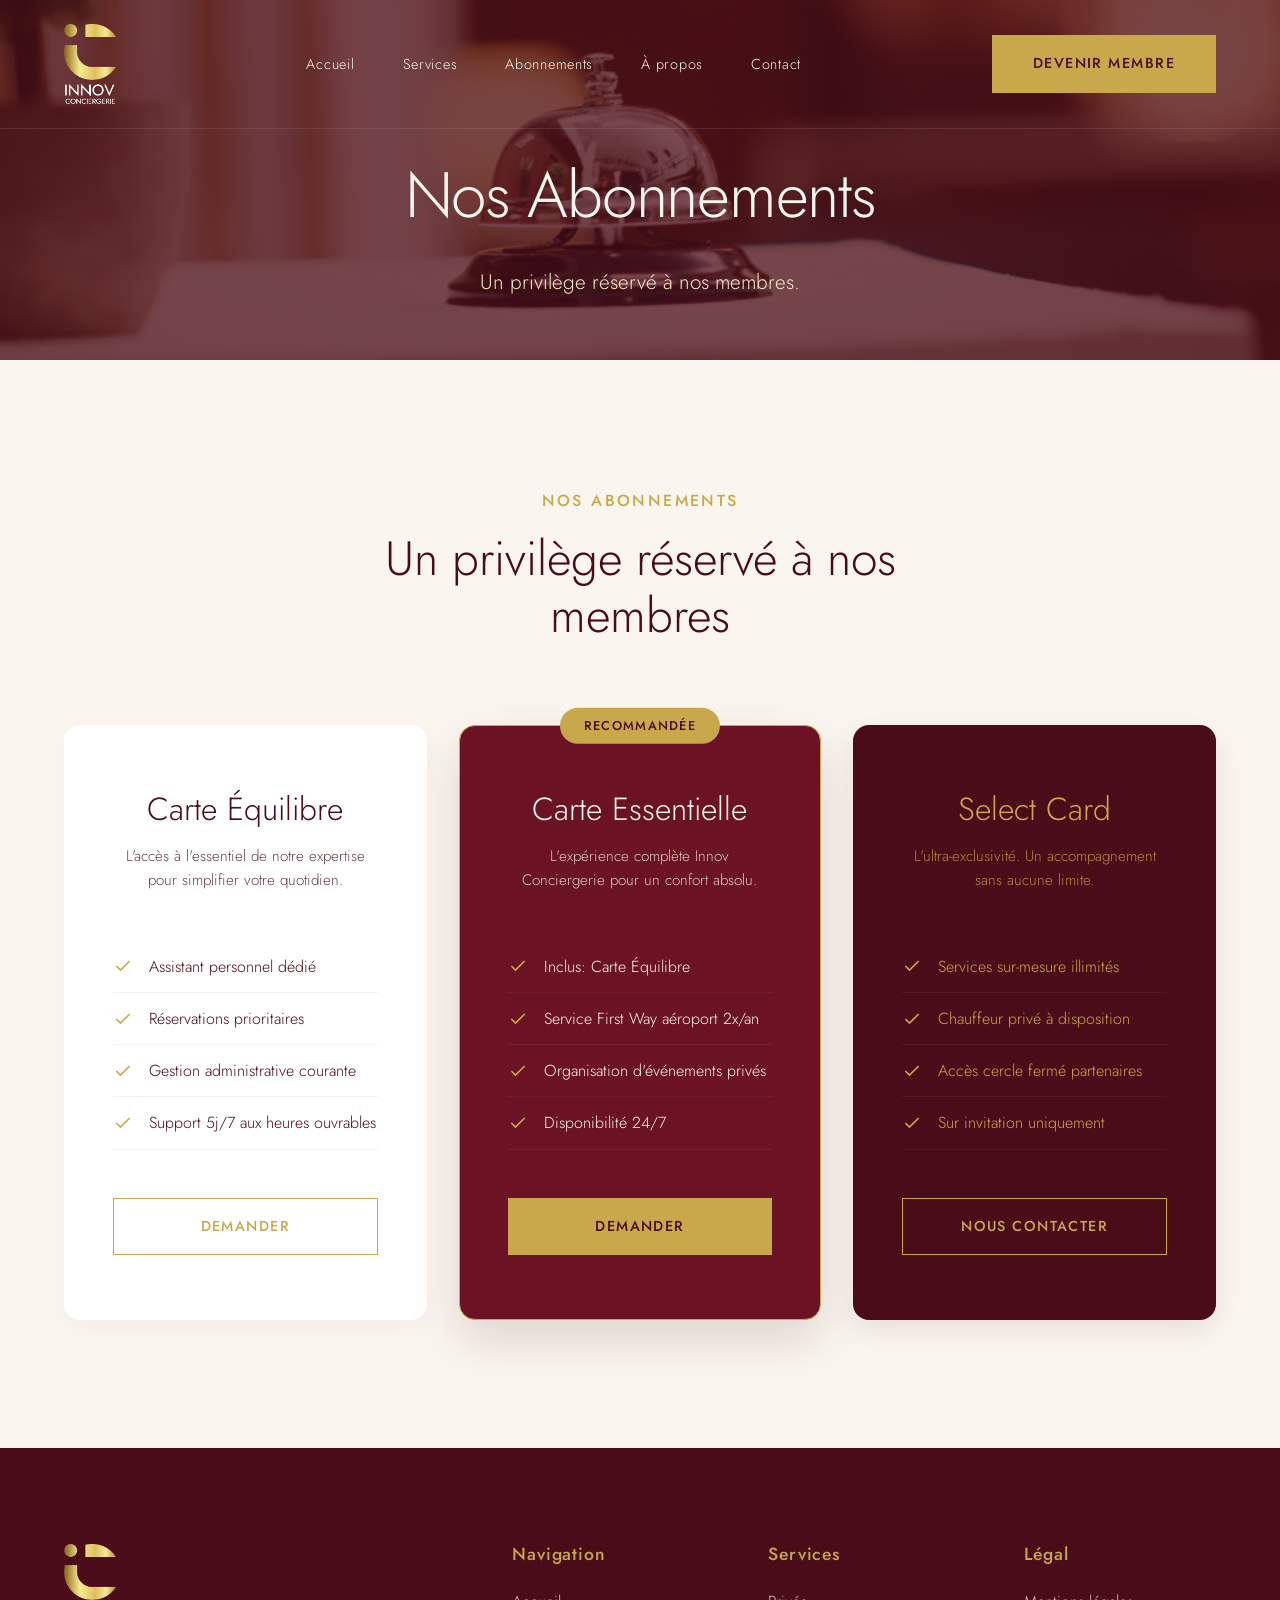
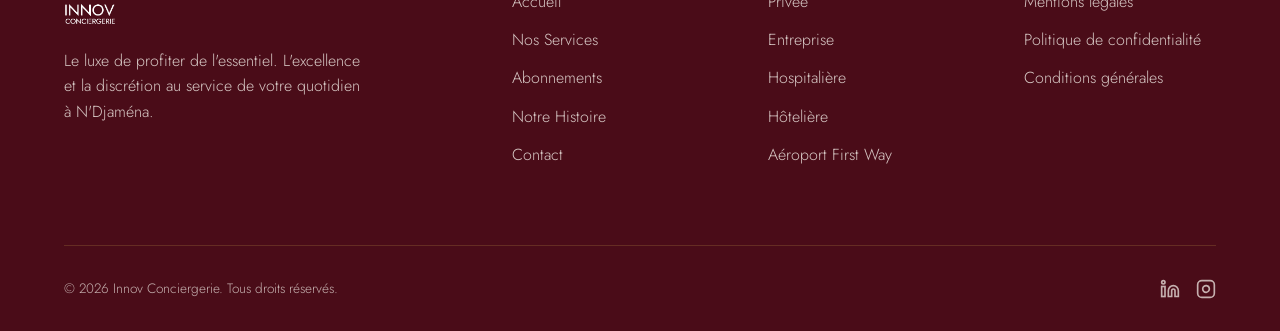
<file: abonnements.html>
<!DOCTYPE html>
<html lang="fr">
<head>
    <meta charset="UTF-8">
    <meta name="viewport" content="width=device-width, initial-scale=1.0">
    <title>Abonnements | Innov Conciergerie</title>
    <meta name="description" content="Innov Conciergerie, votre conciergerie privée et d'entreprise premium à N'Djaména, Tchad. Le luxe de profiter de l'essentiel.">
    <link rel="preconnect" href="https://fonts.googleapis.com">
    <link rel="preconnect" href="https://fonts.gstatic.com" crossorigin>
    <link href="https://fonts.googleapis.com/css2?family=Jost:wght@300;500;700;800&display=swap" rel="stylesheet">
    <link rel="stylesheet" href="style.css">
</head>
<body>

<!-- Navbar -->
    <nav class="navbar" id="navbar">
        <div class="container">
            <a href="#" class="logo">
                <img src="logo-icon.png" alt="IC" class="logo-mark-img">
                
            </a>
            
            <ul class="nav-links" id="nav-links">
                <li><a href="index.html" class="nav-link">Accueil</a></li>
                <li><a href="services.html" class="nav-link">Services</a></li>
                <li><a href="abonnements.html" class="nav-link">Abonnements</a></li>
                <li><a href="a-propos.html" class="nav-link">À propos</a></li>
                <li><a href="contact.html" class="nav-link">Contact</a></li>
                <li class="mobile-only"><a href="contact.html" class="btn btn-gold">Devenir Membre</a></li>
            </ul>
            
            <a href="contact.html" class="btn btn-gold btn-nav">Devenir Membre</a>
            
            <button class="hamburger" id="hamburger" aria-label="Menu">
                <svg width="24" height="24" viewBox="0 0 24 24" fill="none" stroke="currentColor" stroke-width="2" stroke-linecap="round" stroke-linejoin="round"><line x1="3" y1="12" x2="21" y2="12"></line><line x1="3" y1="6" x2="21" y2="6"></line><line x1="3" y1="18" x2="21" y2="18"></line></svg>
            </button>
        </div>
    </nav>


    <!-- Mini Hero -->
    <header class="hero" style="min-height: 40vh; padding-top: 6rem;">
        <div class="hero-pattern"></div>
        <div class="container">
            <h1>Nos Abonnements</h1>
            <p class="text-lead" style="margin-bottom: 0;">Un privilège réservé à nos membres.</p>
        </div>
    </header>
    

<!-- Membership -->
    <section class="section-padding membership" id="membership">
        <div class="container">
            <div class="section-header reveal">
                <span class="subtitle">Nos Abonnements</span>
                <h2>Un privilège réservé à nos membres</h2>
            </div>
            
            <div class="pricing-grid">
                <!-- Carte Équilibre -->
                <div class="pricing-card pricing-card-basic reveal">
                    <h3 class="pricing-title">Carte Équilibre</h3>
                    <p class="pricing-desc">L'accès à l'essentiel de notre expertise pour simplifier votre quotidien.</p>
                    <ul class="pricing-features">
                        <li><svg width="20" height="20" viewBox="0 0 24 24" fill="none" stroke="var(--color-gold)" stroke-width="2"><polyline points="20 6 9 17 4 12"></polyline></svg> Assistant personnel dédié</li>
                        <li><svg width="20" height="20" viewBox="0 0 24 24" fill="none" stroke="var(--color-gold)" stroke-width="2"><polyline points="20 6 9 17 4 12"></polyline></svg> Réservations prioritaires</li>
                        <li><svg width="20" height="20" viewBox="0 0 24 24" fill="none" stroke="var(--color-gold)" stroke-width="2"><polyline points="20 6 9 17 4 12"></polyline></svg> Gestion administrative courante</li>
                        <li><svg width="20" height="20" viewBox="0 0 24 24" fill="none" stroke="var(--color-gold)" stroke-width="2"><polyline points="20 6 9 17 4 12"></polyline></svg> Support 5j/7 aux heures ouvrables</li>
                    </ul>
                    <a href="contact.html" class="btn btn-outline-gold" style="width: 100%;">Demander</a>
                </div>
                
                <!-- Carte Essentielle -->
                <div class="pricing-card pricing-card-featured reveal" style="transition-delay: 0.1s">
                    <div class="pricing-badge">Recommandée</div>
                    <h3 class="pricing-title">Carte Essentielle</h3>
                    <p class="pricing-desc">L'expérience complète Innov Conciergerie pour un confort absolu.</p>
                    <ul class="pricing-features">
                        <li><svg width="20" height="20" viewBox="0 0 24 24" fill="none" stroke="var(--color-gold)" stroke-width="2"><polyline points="20 6 9 17 4 12"></polyline></svg> Inclus: Carte Équilibre</li>
                        <li><svg width="20" height="20" viewBox="0 0 24 24" fill="none" stroke="var(--color-gold)" stroke-width="2"><polyline points="20 6 9 17 4 12"></polyline></svg> Service First Way aéroport 2x/an</li>
                        <li><svg width="20" height="20" viewBox="0 0 24 24" fill="none" stroke="var(--color-gold)" stroke-width="2"><polyline points="20 6 9 17 4 12"></polyline></svg> Organisation d'événements privés</li>
                        <li><svg width="20" height="20" viewBox="0 0 24 24" fill="none" stroke="var(--color-gold)" stroke-width="2"><polyline points="20 6 9 17 4 12"></polyline></svg> Disponibilité 24/7</li>
                    </ul>
                    <a href="contact.html" class="btn btn-gold" style="width: 100%;">Demander</a>
                </div>
                
                <!-- Select Card -->
                <div class="pricing-card pricing-card-premium reveal" style="transition-delay: 0.2s">
                    <h3 class="pricing-title">Select Card</h3>
                    <p class="pricing-desc">L'ultra-exclusivité. Un accompagnement sans aucune limite.</p>
                    <ul class="pricing-features">
                        <li><svg width="20" height="20" viewBox="0 0 24 24" fill="none" stroke="var(--color-gold)" stroke-width="2"><polyline points="20 6 9 17 4 12"></polyline></svg> Services sur-mesure illimités</li>
                        <li><svg width="20" height="20" viewBox="0 0 24 24" fill="none" stroke="var(--color-gold)" stroke-width="2"><polyline points="20 6 9 17 4 12"></polyline></svg> Chauffeur privé à disposition</li>
                        <li><svg width="20" height="20" viewBox="0 0 24 24" fill="none" stroke="var(--color-gold)" stroke-width="2"><polyline points="20 6 9 17 4 12"></polyline></svg> Accès cercle fermé partenaires</li>
                        <li><svg width="20" height="20" viewBox="0 0 24 24" fill="none" stroke="var(--color-gold)" stroke-width="2"><polyline points="20 6 9 17 4 12"></polyline></svg> Sur invitation uniquement</li>
                    </ul>
                    <a href="contact.html" class="btn btn-outline-gold" style="width: 100%;">Nous contacter</a>
                </div>
            </div>
        </div>
    </section>

<!-- Footer -->
    <footer class="footer">
        <div class="container">
            <div class="footer-grid">
                <div>
                    <a href="#" class="logo" style="margin-bottom: 1.5rem;">
                        <img src="logo-icon.png" alt="IC" class="logo-mark-img">
                        
                    </a>
                    <p class="footer-desc">Le luxe de profiter de l'essentiel. L'excellence et la discrétion au service de votre quotidien à N'Djaména.</p>
                </div>
                
                <div>
                    <h4>Navigation</h4>
                    <ul class="footer-links">
                        <li><a href="index.html">Accueil</a></li>
                        <li><a href="services.html">Nos Services</a></li>
                        <li><a href="abonnements.html">Abonnements</a></li>
                        <li><a href="a-propos.html">Notre Histoire</a></li>
                        <li><a href="contact.html">Contact</a></li>
                    </ul>
                </div>
                
                <div>
                    <h4>Services</h4>
                    <ul class="footer-links">
                        <li><a href="#">Privée</a></li>
                        <li><a href="#">Entreprise</a></li>
                        <li><a href="#">Hospitalière</a></li>
                        <li><a href="#">Hôtelière</a></li>
                        <li><a href="#">Aéroport First Way</a></li>
                    </ul>
                </div>
                
                <div>
                    <h4>Légal</h4>
                    <ul class="footer-links">
                        <li><a href="#">Mentions légales</a></li>
                        <li><a href="#">Politique de confidentialité</a></li>
                        <li><a href="#">Conditions générales</a></li>
                    </ul>
                </div>
            </div>
            
            <div class="footer-bottom">
                <p>&copy; 2026 Innov Conciergerie. Tous droits réservés.</p>
                <div style="display:flex; gap:1rem;">
                    <!-- Social icons place -->
                    <a href="#" aria-label="LinkedIn"><svg width="20" height="20" viewBox="0 0 24 24" fill="none" stroke="currentColor" stroke-width="2"><path d="M16 8a6 6 0 0 1 6 6v7h-4v-7a2 2 0 0 0-2-2 2 2 0 0 0-2 2v7h-4v-7a6 6 0 0 1 6-6z"></path><rect x="2" y="9" width="4" height="12"></rect><circle cx="4" cy="4" r="2"></circle></svg></a>
                    <a href="#" aria-label="Instagram"><svg width="20" height="20" viewBox="0 0 24 24" fill="none" stroke="currentColor" stroke-width="2"><rect x="2" y="2" width="20" height="20" rx="5" ry="5"></rect><path d="M16 11.37A4 4 0 1 1 12.63 8 4 4 0 0 1 16 11.37z"></path><line x1="17.5" y1="6.5" x2="17.51" y2="6.5"></line></svg></a>
                </div>
            </div>
        </div>
    </footer>

<script src="main.js"></script>
</body>
</html>
</file>
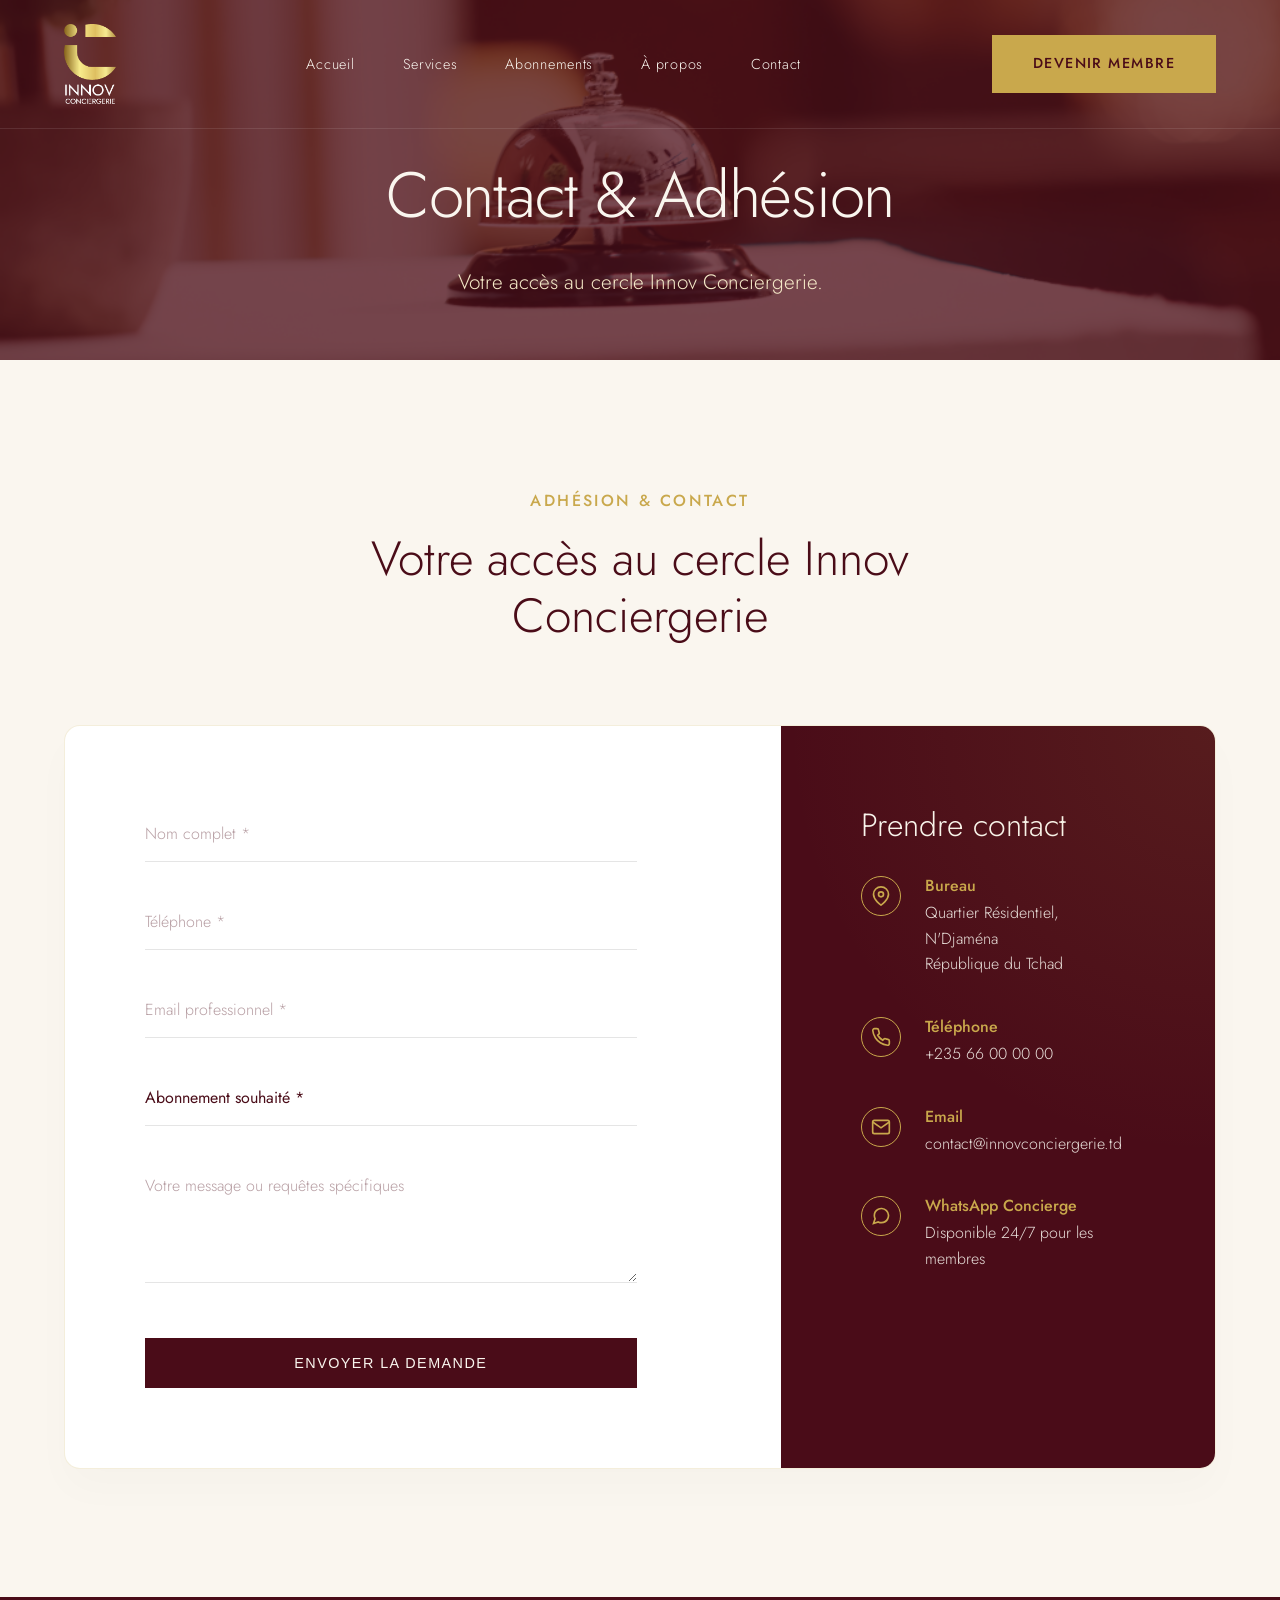
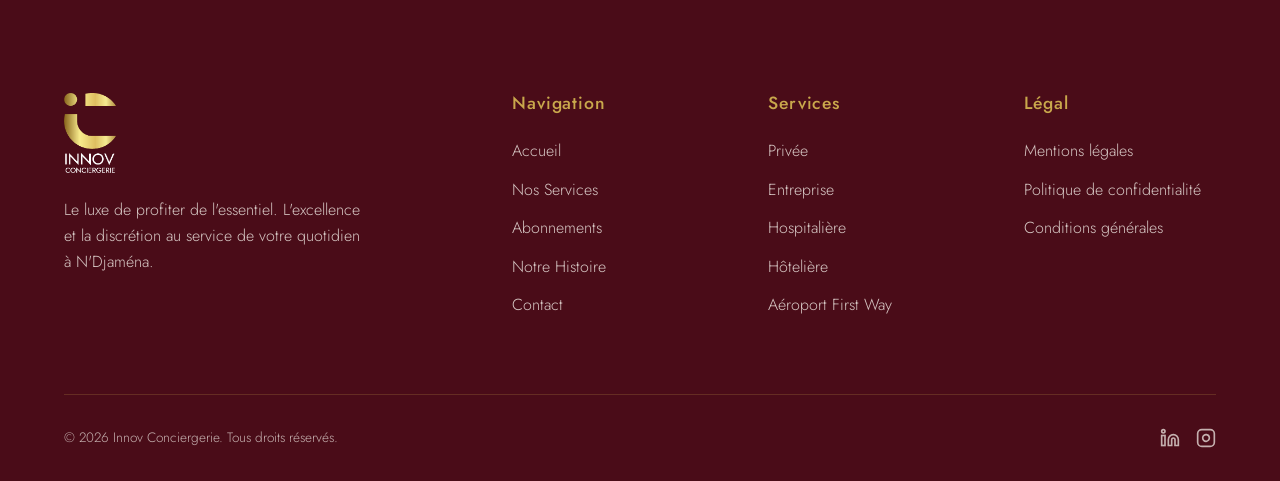
<file: contact.html>
<!DOCTYPE html>
<html lang="fr">
<head>
    <meta charset="UTF-8">
    <meta name="viewport" content="width=device-width, initial-scale=1.0">
    <title>Contact | Innov Conciergerie</title>
    <meta name="description" content="Innov Conciergerie, votre conciergerie privée et d'entreprise premium à N'Djaména, Tchad. Le luxe de profiter de l'essentiel.">
    <link rel="preconnect" href="https://fonts.googleapis.com">
    <link rel="preconnect" href="https://fonts.gstatic.com" crossorigin>
    <link href="https://fonts.googleapis.com/css2?family=Jost:wght@300;500;700;800&display=swap" rel="stylesheet">
    <link rel="stylesheet" href="style.css">
</head>
<body>

<!-- Navbar -->
    <nav class="navbar" id="navbar">
        <div class="container">
            <a href="#" class="logo">
                <img src="logo-icon.png" alt="IC" class="logo-mark-img">
                
            </a>
            
            <ul class="nav-links" id="nav-links">
                <li><a href="index.html" class="nav-link">Accueil</a></li>
                <li><a href="services.html" class="nav-link">Services</a></li>
                <li><a href="abonnements.html" class="nav-link">Abonnements</a></li>
                <li><a href="a-propos.html" class="nav-link">À propos</a></li>
                <li><a href="contact.html" class="nav-link">Contact</a></li>
                <li class="mobile-only"><a href="contact.html" class="btn btn-gold">Devenir Membre</a></li>
            </ul>
            
            <a href="contact.html" class="btn btn-gold btn-nav">Devenir Membre</a>
            
            <button class="hamburger" id="hamburger" aria-label="Menu">
                <svg width="24" height="24" viewBox="0 0 24 24" fill="none" stroke="currentColor" stroke-width="2" stroke-linecap="round" stroke-linejoin="round"><line x1="3" y1="12" x2="21" y2="12"></line><line x1="3" y1="6" x2="21" y2="6"></line><line x1="3" y1="18" x2="21" y2="18"></line></svg>
            </button>
        </div>
    </nav>


    <!-- Mini Hero -->
    <header class="hero" style="min-height: 40vh; padding-top: 6rem;">
        <div class="hero-pattern"></div>
        <div class="container">
            <h1>Contact & Adhésion</h1>
            <p class="text-lead" style="margin-bottom: 0;">Votre accès au cercle Innov Conciergerie.</p>
        </div>
    </header>
    

<!-- Contact -->
    <section class="section-padding contact" id="contact">
        <div class="container">
            <div class="section-header reveal">
                <span class="subtitle">Adhésion & Contact</span>
                <h2>Votre accès au cercle Innov Conciergerie</h2>
            </div>
            
            <div class="contact-grid reveal">
                <div class="contact-form-wrap">
                    <div class="form-success" id="form-success">
                        Votre demande a été envoyée avec succès. Notre équipe vous contactera dans les plus brefs délais.
                    </div>
                    <form id="contact-form">
                        <div class="form-group">
                            <input type="text" id="name" class="form-control" placeholder="Nom complet *" required>
                            <span class="form-error">Ce champ est requis</span>
                        </div>
                        <div class="form-group">
                            <input type="tel" id="phone" class="form-control" placeholder="Téléphone *" required>
                            <span class="form-error">Numéro de téléphone invalide</span>
                        </div>
                        <div class="form-group">
                            <input type="email" id="email" class="form-control" placeholder="Email professionnel *" required>
                            <span class="form-error">Email invalide</span>
                        </div>
                        <div class="form-group">
                            <select id="subscription" class="form-control" required>
                                <option value="" disabled selected>Abonnement souhaité *</option>
                                <option value="equilibre">Carte Équilibre</option>
                                <option value="essentielle">Carte Essentielle</option>
                                <option value="select">Select Card</option>
                                <option value="info">Demande d'information générale</option>
                            </select>
                            <span class="form-error">Veuillez sélectionner une option</span>
                        </div>
                        <div class="form-group">
                            <textarea id="message" class="form-control" placeholder="Votre message ou requêtes spécifiques" rows="4"></textarea>
                        </div>
                        <button type="submit" class="btn btn-bordeaux" style="width: 100%; margin-top: 1rem;">Envoyer la demande</button>
                    </form>
                </div>
                
                <div class="contact-info-wrap">
                    <h3 style="font-size: 2rem; margin-bottom: 2rem; font-weight: 300; font-family: 'Jost', serif;">Prendre contact</h3>
                    
                    <div class="info-item">
                        <div class="info-icon">
                            <svg width="20" height="20" viewBox="0 0 24 24" fill="none" stroke="currentColor" stroke-width="2"><path d="M21 10c0 7-9 13-9 13s-9-6-9-13a9 9 0 0 1 18 0z"></path><circle cx="12" cy="10" r="3"></circle></svg>
                        </div>
                        <div class="info-content">
                            <h4>Bureau</h4>
                            <p>Quartier Résidentiel, N'Djaména<br>République du Tchad</p>
                        </div>
                    </div>
                    
                    <div class="info-item">
                        <div class="info-icon">
                            <svg width="20" height="20" viewBox="0 0 24 24" fill="none" stroke="currentColor" stroke-width="2"><path d="M22 16.92v3a2 2 0 0 1-2.18 2 19.79 19.79 0 0 1-8.63-3.07 19.5 19.5 0 0 1-6-6 19.79 19.79 0 0 1-3.07-8.67A2 2 0 0 1 4.11 2h3a2 2 0 0 1 2 1.72 12.84 12.84 0 0 0 .7 2.81 2 2 0 0 1-.45 2.11L8.09 9.91a16 16 0 0 0 6 6l1.27-1.27a2 2 0 0 1 2.11-.45 12.84 12.84 0 0 0 2.81.7A2 2 0 0 1 22 16.92z"></path></svg>
                        </div>
                        <div class="info-content">
                            <h4>Téléphone</h4>
                            <p>+235 66 00 00 00</p>
                        </div>
                    </div>
                    
                    <div class="info-item">
                        <div class="info-icon">
                            <svg width="20" height="20" viewBox="0 0 24 24" fill="none" stroke="currentColor" stroke-width="2"><path d="M4 4h16c1.1 0 2 .9 2 2v12c0 1.1-.9 2-2 2H4c-1.1 0-2-.9-2-2V6c0-1.1.9-2 2-2z"></path><polyline points="22,6 12,13 2,6"></polyline></svg>
                        </div>
                        <div class="info-content">
                            <h4>Email</h4>
                            <p>contact@innovconciergerie.td</p>
                        </div>
                    </div>
                    
                    <div class="info-item">
                        <div class="info-icon">
                            <!-- WhatsApp Icon SVG -->
                            <svg width="20" height="20" viewBox="0 0 24 24" fill="none" stroke="currentColor" stroke-width="2"><path d="M21 11.5a8.38 8.38 0 0 1-.9 3.8 8.5 8.5 0 0 1-7.6 4.7 8.38 8.38 0 0 1-3.8-.9L3 21l1.9-5.7a8.38 8.38 0 0 1-.9-3.8 8.5 8.5 0 0 1 4.7-7.6 8.38 8.38 0 0 1 3.8-.9h.5a8.48 8.48 0 0 1 8 8v.5z"></path></svg>
                        </div>
                        <div class="info-content">
                            <h4>WhatsApp Concierge</h4>
                            <p>Disponible 24/7 pour les membres</p>
                        </div>
                    </div>
                </div>
            </div>
        </div>
    </section>

<!-- Footer -->
    <footer class="footer">
        <div class="container">
            <div class="footer-grid">
                <div>
                    <a href="#" class="logo" style="margin-bottom: 1.5rem;">
                        <img src="logo-icon.png" alt="IC" class="logo-mark-img">
                        
                    </a>
                    <p class="footer-desc">Le luxe de profiter de l'essentiel. L'excellence et la discrétion au service de votre quotidien à N'Djaména.</p>
                </div>
                
                <div>
                    <h4>Navigation</h4>
                    <ul class="footer-links">
                        <li><a href="index.html">Accueil</a></li>
                        <li><a href="services.html">Nos Services</a></li>
                        <li><a href="abonnements.html">Abonnements</a></li>
                        <li><a href="a-propos.html">Notre Histoire</a></li>
                        <li><a href="contact.html">Contact</a></li>
                    </ul>
                </div>
                
                <div>
                    <h4>Services</h4>
                    <ul class="footer-links">
                        <li><a href="#">Privée</a></li>
                        <li><a href="#">Entreprise</a></li>
                        <li><a href="#">Hospitalière</a></li>
                        <li><a href="#">Hôtelière</a></li>
                        <li><a href="#">Aéroport First Way</a></li>
                    </ul>
                </div>
                
                <div>
                    <h4>Légal</h4>
                    <ul class="footer-links">
                        <li><a href="#">Mentions légales</a></li>
                        <li><a href="#">Politique de confidentialité</a></li>
                        <li><a href="#">Conditions générales</a></li>
                    </ul>
                </div>
            </div>
            
            <div class="footer-bottom">
                <p>&copy; 2026 Innov Conciergerie. Tous droits réservés.</p>
                <div style="display:flex; gap:1rem;">
                    <!-- Social icons place -->
                    <a href="#" aria-label="LinkedIn"><svg width="20" height="20" viewBox="0 0 24 24" fill="none" stroke="currentColor" stroke-width="2"><path d="M16 8a6 6 0 0 1 6 6v7h-4v-7a2 2 0 0 0-2-2 2 2 0 0 0-2 2v7h-4v-7a6 6 0 0 1 6-6z"></path><rect x="2" y="9" width="4" height="12"></rect><circle cx="4" cy="4" r="2"></circle></svg></a>
                    <a href="#" aria-label="Instagram"><svg width="20" height="20" viewBox="0 0 24 24" fill="none" stroke="currentColor" stroke-width="2"><rect x="2" y="2" width="20" height="20" rx="5" ry="5"></rect><path d="M16 11.37A4 4 0 1 1 12.63 8 4 4 0 0 1 16 11.37z"></path><line x1="17.5" y1="6.5" x2="17.51" y2="6.5"></line></svg></a>
                </div>
            </div>
        </div>
    </footer>

<script src="main.js"></script>
</body>
</html>
</file>
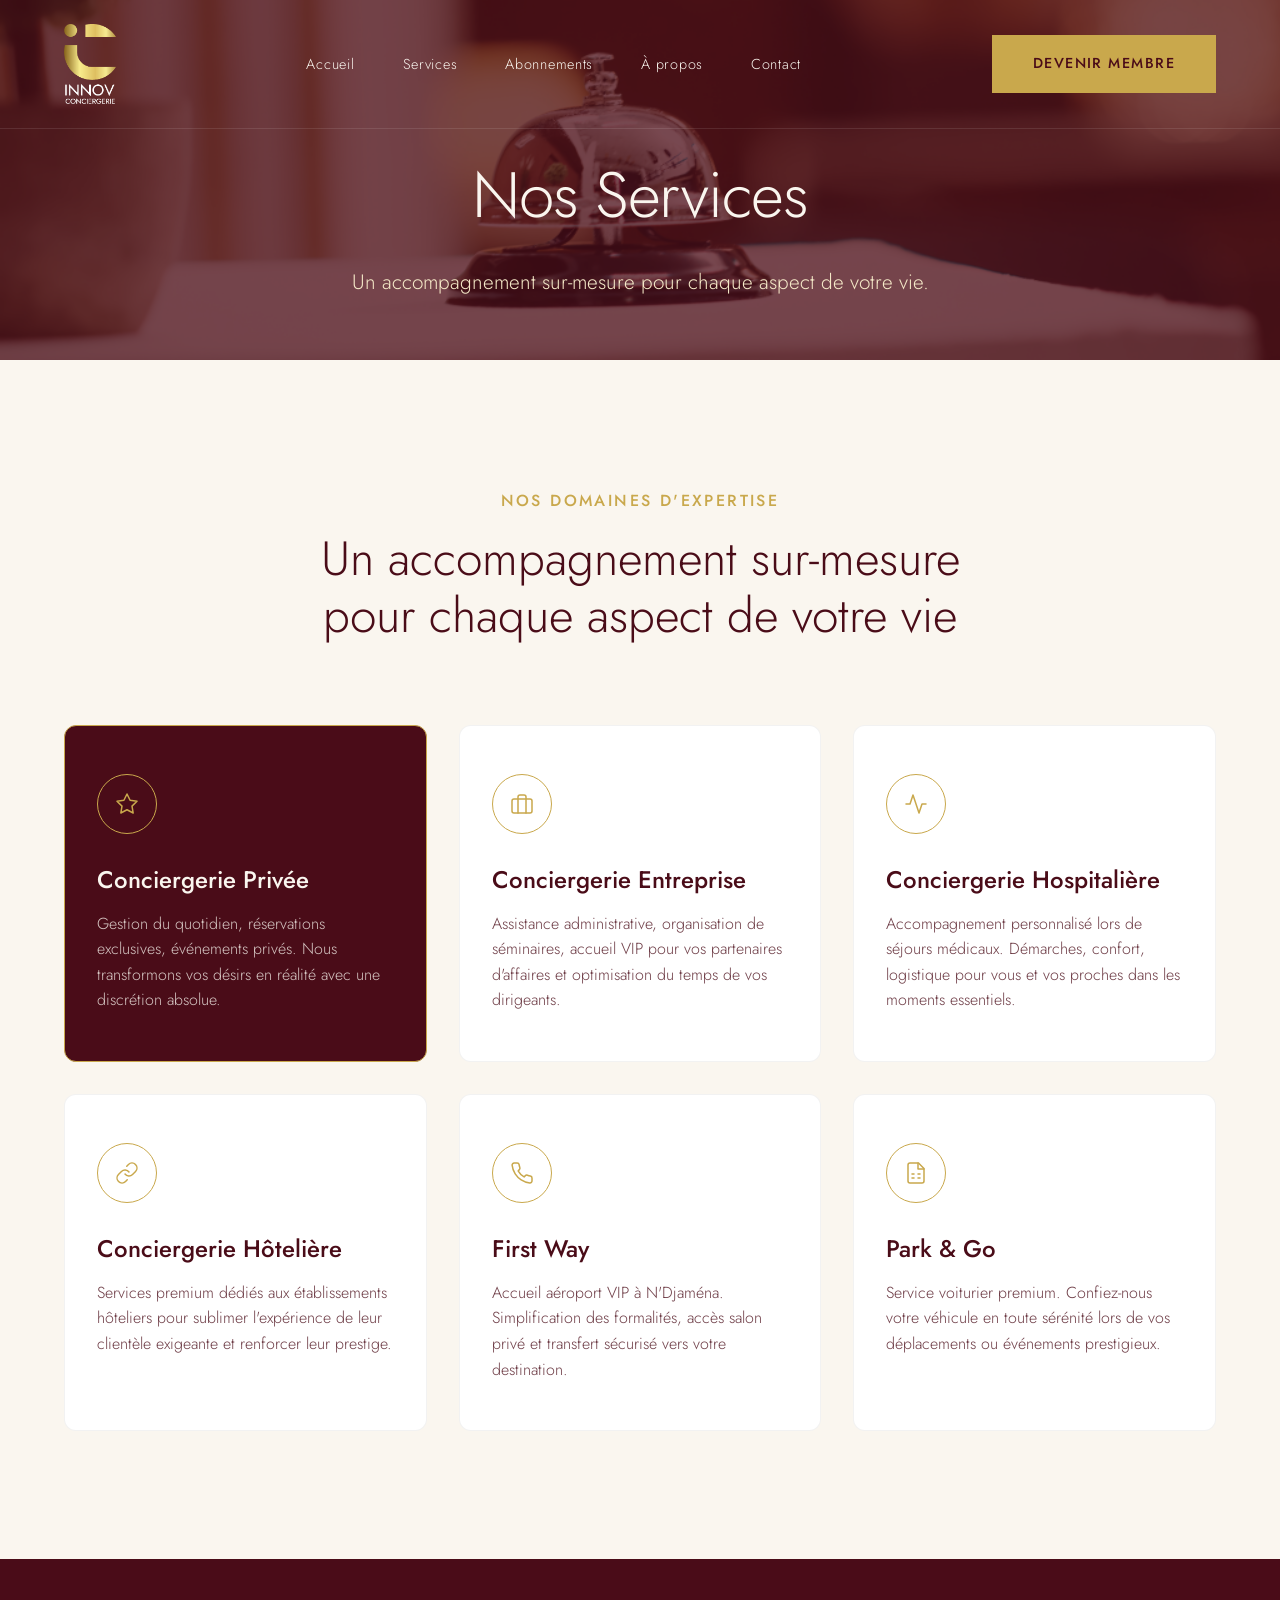
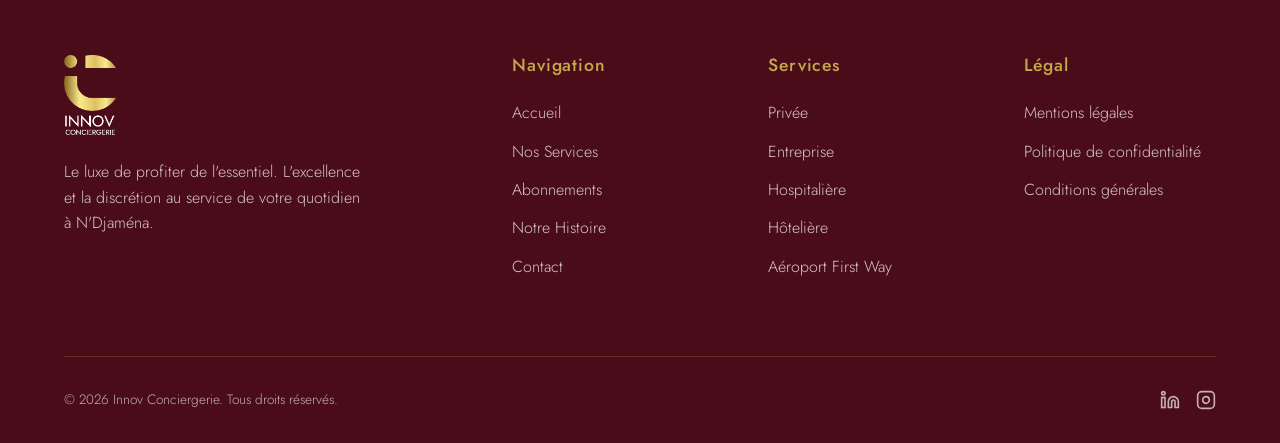
<file: services.html>
<!DOCTYPE html>
<html lang="fr">
<head>
    <meta charset="UTF-8">
    <meta name="viewport" content="width=device-width, initial-scale=1.0">
    <title>Nos Services | Innov Conciergerie</title>
    <meta name="description" content="Innov Conciergerie, votre conciergerie privée et d'entreprise premium à N'Djaména, Tchad. Le luxe de profiter de l'essentiel.">
    <link rel="preconnect" href="https://fonts.googleapis.com">
    <link rel="preconnect" href="https://fonts.gstatic.com" crossorigin>
    <link href="https://fonts.googleapis.com/css2?family=Jost:wght@300;500;700;800&display=swap" rel="stylesheet">
    <link rel="stylesheet" href="style.css">
</head>
<body>

<!-- Navbar -->
    <nav class="navbar" id="navbar">
        <div class="container">
            <a href="#" class="logo">
                <img src="logo-icon.png" alt="IC" class="logo-mark-img">
                
            </a>
            
            <ul class="nav-links" id="nav-links">
                <li><a href="index.html" class="nav-link">Accueil</a></li>
                <li><a href="services.html" class="nav-link">Services</a></li>
                <li><a href="abonnements.html" class="nav-link">Abonnements</a></li>
                <li><a href="a-propos.html" class="nav-link">À propos</a></li>
                <li><a href="contact.html" class="nav-link">Contact</a></li>
                <li class="mobile-only"><a href="contact.html" class="btn btn-gold">Devenir Membre</a></li>
            </ul>
            
            <a href="contact.html" class="btn btn-gold btn-nav">Devenir Membre</a>
            
            <button class="hamburger" id="hamburger" aria-label="Menu">
                <svg width="24" height="24" viewBox="0 0 24 24" fill="none" stroke="currentColor" stroke-width="2" stroke-linecap="round" stroke-linejoin="round"><line x1="3" y1="12" x2="21" y2="12"></line><line x1="3" y1="6" x2="21" y2="6"></line><line x1="3" y1="18" x2="21" y2="18"></line></svg>
            </button>
        </div>
    </nav>


    <!-- Mini Hero -->
    <header class="hero" style="min-height: 40vh; padding-top: 6rem;">
        <div class="hero-pattern"></div>
        <div class="container">
            <h1>Nos Services</h1>
            <p class="text-lead" style="margin-bottom: 0;">Un accompagnement sur-mesure pour chaque aspect de votre vie.</p>
        </div>
    </header>
    

<!-- Services -->
    <section class="section-padding services" id="services">
        <div class="container">
            <div class="section-header reveal">
                <span class="subtitle">Nos Domaines d'Expertise</span>
                <h2>Un accompagnement sur-mesure pour chaque aspect de votre vie</h2>
            </div>
            
            <div class="services-grid">
                <div class="service-card featured reveal">
                    <div class="service-icon">
                        <svg width="24" height="24" viewBox="0 0 24 24" fill="none" stroke="currentColor" stroke-width="1.5" stroke-linecap="round" stroke-linejoin="round"><polygon points="12 2 15.09 8.26 22 9.27 17 14.14 18.18 21.02 12 17.77 5.82 21.02 7 14.14 2 9.27 8.91 8.26 12 2"></polygon></svg>
                    </div>
                    <h3>Conciergerie Privée</h3>
                    <p>Gestion du quotidien, réservations exclusives, événements privés. Nous transformons vos désirs en réalité avec une discrétion absolue.</p>
                </div>
                
                <div class="service-card reveal">
                    <div class="service-icon">
                        <svg width="24" height="24" viewBox="0 0 24 24" fill="none" stroke="currentColor" stroke-width="1.5" stroke-linecap="round" stroke-linejoin="round"><rect x="2" y="7" width="20" height="14" rx="2" ry="2"></rect><path d="M16 21V5a2 2 0 0 0-2-2h-4a2 2 0 0 0-2 2v16"></path></svg>
                    </div>
                    <h3>Conciergerie Entreprise</h3>
                    <p>Assistance administrative, organisation de séminaires, accueil VIP pour vos partenaires d'affaires et optimisation du temps de vos dirigeants.</p>
                </div>
                
                <div class="service-card reveal">
                    <div class="service-icon">
                        <svg width="24" height="24" viewBox="0 0 24 24" fill="none" stroke="currentColor" stroke-width="1.5" stroke-linecap="round" stroke-linejoin="round"><path d="M22 12h-4l-3 9L9 3l-3 9H2"></path></svg>
                    </div>
                    <h3>Conciergerie Hospitalière</h3>
                    <p>Accompagnement personnalisé lors de séjours médicaux. Démarches, confort, logistique pour vous et vos proches dans les moments essentiels.</p>
                </div>
                
                <div class="service-card reveal">
                    <div class="service-icon">
                        <svg width="24" height="24" viewBox="0 0 24 24" fill="none" stroke="currentColor" stroke-width="1.5" stroke-linecap="round" stroke-linejoin="round"><path d="M10 13a5 5 0 0 0 7.54.54l3-3a5 5 0 0 0-7.07-7.07l-1.72 1.71"></path><path d="M14 11a5 5 0 0 0-7.54-.54l-3 3a5 5 0 0 0 7.07 7.07l1.71-1.71"></path></svg>
                    </div>
                    <h3>Conciergerie Hôtelière</h3>
                    <p>Services premium dédiés aux établissements hôteliers pour sublimer l'expérience de leur clientèle exigeante et renforcer leur prestige.</p>
                </div>
                
                <div class="service-card reveal">
                    <div class="service-icon">
                        <svg width="24" height="24" viewBox="0 0 24 24" fill="none" stroke="currentColor" stroke-width="1.5" stroke-linecap="round" stroke-linejoin="round"><path d="M22 16.92v3a2 2 0 0 1-2.18 2 19.79 19.79 0 0 1-8.63-3.07 19.5 19.5 0 0 1-6-6 19.79 19.79 0 0 1-3.07-8.67A2 2 0 0 1 4.11 2h3a2 2 0 0 1 2 1.72 12.84 12.84 0 0 0 .7 2.81 2 2 0 0 1-.45 2.11L8.09 9.91a16 16 0 0 0 6 6l1.27-1.27a2 2 0 0 1 2.11-.45 12.84 12.84 0 0 0 2.81.7A2 2 0 0 1 22 16.92z"></path></svg>
                    </div>
                    <h3>First Way</h3>
                    <p>Accueil aéroport VIP à N'Djaména. Simplification des formalités, accès salon privé et transfert sécurisé vers votre destination.</p>
                </div>
                
                <div class="service-card reveal">
                    <div class="service-icon">
                        <svg width="24" height="24" viewBox="0 0 24 24" fill="none" stroke="currentColor" stroke-width="1.5" stroke-linecap="round" stroke-linejoin="round"><path d="M14.5 2H6a2 2 0 0 0-2 2v16a2 2 0 0 0 2 2h12a2 2 0 0 0 2-2V7.5L14.5 2z"></path><polyline points="14 2 14 8 20 8"></polyline><path d="M8 13h2"></path><path d="M8 17h2"></path><path d="M14 13h2"></path><path d="M14 17h2"></path></svg>
                    </div>
                    <h3>Park & Go</h3>
                    <p>Service voiturier premium. Confiez-nous votre véhicule en toute sérénité lors de vos déplacements ou événements prestigieux.</p>
                </div>
            </div>
        </div>
    </section>

<!-- Footer -->
    <footer class="footer">
        <div class="container">
            <div class="footer-grid">
                <div>
                    <a href="#" class="logo" style="margin-bottom: 1.5rem;">
                        <img src="logo-icon.png" alt="IC" class="logo-mark-img">
                        
                    </a>
                    <p class="footer-desc">Le luxe de profiter de l'essentiel. L'excellence et la discrétion au service de votre quotidien à N'Djaména.</p>
                </div>
                
                <div>
                    <h4>Navigation</h4>
                    <ul class="footer-links">
                        <li><a href="index.html">Accueil</a></li>
                        <li><a href="services.html">Nos Services</a></li>
                        <li><a href="abonnements.html">Abonnements</a></li>
                        <li><a href="a-propos.html">Notre Histoire</a></li>
                        <li><a href="contact.html">Contact</a></li>
                    </ul>
                </div>
                
                <div>
                    <h4>Services</h4>
                    <ul class="footer-links">
                        <li><a href="#">Privée</a></li>
                        <li><a href="#">Entreprise</a></li>
                        <li><a href="#">Hospitalière</a></li>
                        <li><a href="#">Hôtelière</a></li>
                        <li><a href="#">Aéroport First Way</a></li>
                    </ul>
                </div>
                
                <div>
                    <h4>Légal</h4>
                    <ul class="footer-links">
                        <li><a href="#">Mentions légales</a></li>
                        <li><a href="#">Politique de confidentialité</a></li>
                        <li><a href="#">Conditions générales</a></li>
                    </ul>
                </div>
            </div>
            
            <div class="footer-bottom">
                <p>&copy; 2026 Innov Conciergerie. Tous droits réservés.</p>
                <div style="display:flex; gap:1rem;">
                    <!-- Social icons place -->
                    <a href="#" aria-label="LinkedIn"><svg width="20" height="20" viewBox="0 0 24 24" fill="none" stroke="currentColor" stroke-width="2"><path d="M16 8a6 6 0 0 1 6 6v7h-4v-7a2 2 0 0 0-2-2 2 2 0 0 0-2 2v7h-4v-7a6 6 0 0 1 6-6z"></path><rect x="2" y="9" width="4" height="12"></rect><circle cx="4" cy="4" r="2"></circle></svg></a>
                    <a href="#" aria-label="Instagram"><svg width="20" height="20" viewBox="0 0 24 24" fill="none" stroke="currentColor" stroke-width="2"><rect x="2" y="2" width="20" height="20" rx="5" ry="5"></rect><path d="M16 11.37A4 4 0 1 1 12.63 8 4 4 0 0 1 16 11.37z"></path><line x1="17.5" y1="6.5" x2="17.51" y2="6.5"></line></svg></a>
                </div>
            </div>
        </div>
    </footer>

<script src="main.js"></script>
</body>
</html>
</file>
<file: style.css>
:root {
            --color-deep-bordeaux: #4A0C18;
            --color-bordeaux: #6B1225;
            --color-gold: #C9A84C;
            --color-light-gold: #E4C97E;
            --color-pale-gold: #F5E9C8;
            --color-cream: #FAF6EF;
            --color-white: #FFFFFF;
            --color-black: #111111;
            
            --font-main: 'Jost', sans-serif;
            
            --transition-smooth: all 0.5s cubic-bezier(0.25, 0.46, 0.45, 0.94);
            --transition-hover: all 0.3s ease;
        }

        /* Reset & Base */
        * {
            margin: 0;
            padding: 0;
            box-sizing: border-box;
        }

        html {
            scroll-behavior: smooth;
        }

        body {
            font-family: var(--font-main);
            background-color: var(--color-cream);
            color: var(--color-deep-bordeaux);
            line-height: 1.6;
            overflow-x: hidden;
            -webkit-font-smoothing: antialiased;
            -moz-osx-font-smoothing: grayscale;
        }

        a {
            text-decoration: none;
            color: inherit;
        }

        ul {
            list-style: none;
        }

        img, svg {
            max-width: 100%;
            display: block;
        }

        /* Typography */
        h1, h2, h3, h4 {
            font-weight: 500;
            line-height: 1.2;
        }

        h1 {
            font-size: clamp(2.5rem, 5vw, 4.5rem);
            font-weight: 300;
            letter-spacing: -0.02em;
        }

        h2 {
            font-size: clamp(2rem, 4vw, 3rem);
            font-weight: 300;
            margin-bottom: 1rem;
        }

        .subtitle {
            font-size: 1rem;
            text-transform: uppercase;
            letter-spacing: 0.15em;
            color: var(--color-gold);
            margin-bottom: 1rem;
            display: block;
            font-weight: 500;
        }

        .text-lead {
            font-size: clamp(1.1rem, 2vw, 1.3rem);
            font-weight: 300;
            opacity: 0.9;
        }

        /* Layout & Spacing */
        .container {
            width: 100%;
            max-width: 1440px;
            margin: 0 auto;
            padding: 0 5%;
        }

        .section-padding {
            padding: 8rem 0;
        }

        /* Buttons */
        .btn {
            display: inline-flex;
            align-items: center;
            justify-content: center;
            padding: 1rem 2.5rem;
            border-radius: 0;
            font-size: 0.9rem;
            text-transform: uppercase;
            letter-spacing: 0.1em;
            font-weight: 500;
            transition: var(--transition-smooth);
            cursor: pointer;
            border: 1px solid transparent;
        }

        .btn-gold {
            background-color: var(--color-gold);
            color: var(--color-deep-bordeaux);
        }

        .btn-gold:hover {
            background-color: var(--color-light-gold);
            transform: translateY(-2px);
            box-shadow: 0 10px 20px rgba(201, 168, 76, 0.2);
        }

        .btn-outline-gold {
            background-color: transparent;
            border-color: var(--color-gold);
            color: var(--color-gold);
        }

        .btn-outline-gold:hover {
            background-color: var(--color-gold);
            color: var(--color-deep-bordeaux);
        }
        
        .btn-bordeaux {
            background-color: var(--color-deep-bordeaux);
            color: var(--color-cream);
        }
        
        .btn-bordeaux:hover {
            background-color: var(--color-bordeaux);
        }

        /* Navbar */
        .navbar {
            position: fixed;
            top: 0;
            left: 0;
            width: 100%;
            z-index: 1000;
            padding: 1.5rem 0;
            transition: var(--transition-smooth);
            border-bottom: 0.5px solid rgba(255, 255, 255, 0.1);
        }

        .navbar.scrolled {
            background: rgba(74, 12, 24, 0.95);
            backdrop-filter: blur(10px);
            padding: 1rem 0;
            border-bottom: 0.5px solid rgba(201, 168, 76, 0.2);
        }

        .navbar .container {
            display: flex;
            justify-content: space-between;
            align-items: center;
        }

        .logo {
            display: flex;
            align-items: center;
            gap: 1rem;
            color: var(--color-cream);
        }

        .logo-mark-img {
            height: 80px;
            width: auto;
            object-fit: contain;
        }

        .logo-text {
            display: flex;
            flex-direction: column;
        }

        .logo-title {
            font-weight: 700;
            font-size: 1.2rem;
            letter-spacing: 0.2em;
            line-height: 1;
        }

        .logo-subtitle {
            font-weight: 300;
            font-size: 0.7rem;
            letter-spacing: 0.15em;
            color: var(--color-light-gold);
        }

        .nav-links {
            display: flex;
            gap: 3rem;
            align-items: center;
        }

        .nav-link {
            color: var(--color-cream);
            font-size: 0.9rem;
            font-weight: 300;
            letter-spacing: 0.05em;
            transition: var(--transition-hover);
            position: relative;
        }

        .nav-link::after {
            content: '';
            position: absolute;
            bottom: -5px;
            left: 0;
            width: 0;
            height: 1px;
            background-color: var(--color-gold);
            transition: var(--transition-smooth);
        }

        .nav-link:hover::after {
            width: 100%;
        }

        .nav-link:hover {
            color: var(--color-gold);
        }
        
        .hamburger {
            display: none;
            cursor: pointer;
            background: none;
            border: none;
            color: var(--color-cream);
            font-size: 1.5rem;
        }
        
        .mobile-only {
            display: none;
        }

        /* Hero */
        .hero {
            position: relative;
            min-height: 100vh;
            display: flex;
            align-items: center;
            background-color: var(--color-deep-bordeaux);
            background-image: url('hero-bg.png');
            background-size: cover;
            background-position: center;
            color: var(--color-cream);
            overflow: hidden;
            padding-top: 5rem;
        }

        .hero::before {
            content: '';
            position: absolute;
            top: 0;
            left: 0;
            width: 100%;
            height: 100%;
            background-color: rgba(74, 12, 24, 0.75);
            z-index: 1;
        }
        
        .hero-pattern {
            display: none;
        }

        .hero .container {
            position: relative;
            z-index: 2;
            text-align: center;
            max-width: 900px;
        }

        .hero h1 {
            margin-bottom: 2rem;
            opacity: 0;
            transform: translateY(30px);
            animation: fadeUp 1s ease 0.5s forwards;
        }

        .hero .text-lead {
            margin-bottom: 3rem;
            color: var(--color-pale-gold);
            opacity: 0;
            transform: translateY(30px);
            animation: fadeUp 1s ease 0.7s forwards;
        }

        .hero-btns {
            display: flex;
            gap: 1.5rem;
            justify-content: center;
            opacity: 0;
            transform: translateY(30px);
            animation: fadeUp 1s ease 0.9s forwards;
        }

        /* Services Grid */
        .services {
            background-color: var(--color-cream);
        }

        .section-header {
            text-align: center;
            max-width: 700px;
            margin: 0 auto 5rem;
        }

        .services-grid {
            display: grid;
            grid-template-columns: repeat(auto-fit, minmax(350px, 1fr));
            gap: 2rem;
        }

        .service-card {
            background-color: var(--color-white);
            border-radius: 12px;
            padding: 3rem 2rem;
            border: 0.5px solid rgba(0, 0, 0, 0.05);
            transition: var(--transition-smooth);
            position: relative;
            overflow: hidden;
            z-index: 1;
        }

        .service-card::before {
            content: '';
            position: absolute;
            top: 0;
            left: 0;
            width: 100%;
            height: 0;
            background: linear-gradient(to bottom, var(--color-cream), var(--color-white));
            z-index: -1;
            transition: var(--transition-smooth);
        }

        .service-card:hover {
            transform: translateY(-10px);
            box-shadow: 0 20px 40px rgba(74, 12, 24, 0.05);
            border-color: var(--color-gold);
        }

        .service-card:hover::before {
            height: 100%;
        }
        
        .service-card.featured {
            background-color: var(--color-deep-bordeaux);
            color: var(--color-cream);
            border-color: var(--color-gold);
        }
        
        .service-card.featured::before {
            background: linear-gradient(to bottom, var(--color-bordeaux), var(--color-deep-bordeaux));
        }

        .service-icon {
            width: 60px;
            height: 60px;
            display: flex;
            align-items: center;
            justify-content: center;
            border: 0.5px solid var(--color-gold);
            border-radius: 50%;
            margin-bottom: 2rem;
            color: var(--color-gold);
            font-size: 1.5rem;
            transition: var(--transition-smooth);
        }
        
        .service-card:hover .service-icon {
            background-color: var(--color-gold);
            color: var(--color-deep-bordeaux);
        }

        .service-card h3 {
            font-size: 1.5rem;
            margin-bottom: 1rem;
            font-weight: 500;
        }

        .service-card p {
            color: inherit;
            opacity: 0.8;
            font-weight: 300;
        }

        /* Key Figures */
        .key-figures {
            background-color: var(--color-deep-bordeaux);
            color: var(--color-gold);
            padding: 6rem 0;
            position: relative;
            overflow: hidden;
        }
        
        .key-figures::before {
            content: '';
            position: absolute;
            top: 0;
            left: 0;
            width: 100%;
            height: 1px;
            background: linear-gradient(90deg, transparent, var(--color-gold), transparent);
        }
        
        .key-figures::after {
            content: '';
            position: absolute;
            bottom: 0;
            left: 0;
            width: 100%;
            height: 1px;
            background: linear-gradient(90deg, transparent, var(--color-gold), transparent);
        }

        .stats-grid {
            display: grid;
            grid-template-columns: repeat(auto-fit, minmax(200px, 1fr));
            gap: 3rem;
            text-align: center;
        }

        .stat-item {
            display: flex;
            flex-direction: column;
            gap: 1rem;
        }

        .stat-number {
            font-size: 3.5rem;
            font-weight: 300;
            line-height: 1;
            font-family: var(--font-main);
        }

        .stat-label {
            font-size: 0.9rem;
            text-transform: uppercase;
            letter-spacing: 0.1em;
            color: var(--color-cream);
        }

        /* Membership */
        .membership {
            background-color: var(--color-cream);
        }

        .pricing-grid {
            display: grid;
            grid-template-columns: repeat(auto-fit, minmax(300px, 1fr));
            gap: 2rem;
            align-items: center;
        }

        .pricing-card {
            border-radius: 16px;
            padding: 4rem 3rem;
            text-align: center;
            transition: var(--transition-smooth);
            position: relative;
            border: 0.5px solid transparent;
        }

        .pricing-card-basic {
            background-color: var(--color-white);
            box-shadow: 0 10px 30px rgba(0,0,0,0.03);
        }
        
        .pricing-card-basic:hover {
            box-shadow: 0 20px 40px rgba(0,0,0,0.08);
            transform: translateY(-5px);
        }

        .pricing-card-featured {
            background-color: var(--color-bordeaux);
            color: var(--color-cream);
            border-color: var(--color-gold);
            transform: scale(1.05);
            box-shadow: 0 20px 50px rgba(74, 12, 24, 0.15);
            z-index: 2;
        }
        
        .pricing-card-featured:hover {
            transform: scale(1.05) translateY(-5px);
            box-shadow: 0 30px 60px rgba(74, 12, 24, 0.2), 0 0 30px rgba(201, 168, 76, 0.15);
        }

        .pricing-card-premium {
            background-color: var(--color-deep-bordeaux);
            color: var(--color-gold);
            box-shadow: 0 10px 30px rgba(74, 12, 24, 0.1);
        }
        
        .pricing-card-premium:hover {
            box-shadow: 0 20px 40px rgba(74, 12, 24, 0.2);
            transform: translateY(-5px);
        }

        .pricing-badge {
            position: absolute;
            top: 0;
            left: 50%;
            transform: translate(-50%, -50%);
            background-color: var(--color-gold);
            color: var(--color-deep-bordeaux);
            padding: 0.5rem 1.5rem;
            border-radius: 20px;
            font-size: 0.8rem;
            text-transform: uppercase;
            letter-spacing: 0.1em;
            font-weight: 500;
        }

        .pricing-title {
            font-size: 2rem;
            font-weight: 300;
            margin-bottom: 1rem;
            font-family: 'Jost', serif;
        }

        .pricing-desc {
            font-size: 0.95rem;
            opacity: 0.8;
            margin-bottom: 3rem;
            font-weight: 300;
        }

        .pricing-features {
            text-align: left;
            margin-bottom: 3rem;
        }

        .pricing-features li {
            padding: 0.8rem 0;
            border-bottom: 0.5px solid rgba(0,0,0,0.05);
            display: flex;
            align-items: center;
            gap: 1rem;
            font-weight: 300;
        }

        .pricing-card-featured .pricing-features li,
        .pricing-card-premium .pricing-features li {
            border-bottom-color: rgba(255,255,255,0.05);
        }

        /* About */
        .about {
            background-color: var(--color-white);
            position: relative;
        }

        .about-grid {
            display: grid;
            grid-template-columns: 1fr 1fr;
            gap: 6rem;
            align-items: center;
        }

        .about-text {
            padding-right: 2rem;
            position: relative;
        }
        
        .about-text::before {
            content: '';
            position: absolute;
            left: -2rem;
            top: 0;
            height: 100%;
            width: 1px;
            background: linear-gradient(to bottom, transparent, var(--color-gold), transparent);
        }

        .blockquote {
            margin: 3rem 0;
            padding: 2rem;
            background-color: rgba(201, 168, 76, 0.05);
            border-left: 2px solid var(--color-gold);
            font-size: 1.5rem;
            font-style: italic;
            color: var(--color-bordeaux);
            font-weight: 300;
            line-height: 1.4;
        }

        .about-features {
            background-color: var(--color-cream);
            padding: 4rem;
            border-radius: 12px;
            display: grid;
            grid-template-columns: 1fr;
            gap: 2rem;
        }

        .about-feature {
            display: flex;
            align-items: flex-start;
            gap: 1.5rem;
        }

        .about-feature-icon {
            color: var(--color-gold);
            font-size: 1.5rem;
            padding-top: 0.2rem;
        }

        .about-feature h4 {
            font-size: 1.2rem;
            margin-bottom: 0.5rem;
            color: var(--color-deep-bordeaux);
        }
        
        .about-feature p {
            font-weight: 300;
            opacity: 0.8;
            font-size: 0.95rem;
        }

        /* Contact */
        .contact {
            background-color: var(--color-cream);
        }

        .contact-grid {
            display: grid;
            grid-template-columns: 3fr 2fr;
            gap: 4rem;
            background-color: var(--color-white);
            border-radius: 16px;
            overflow: hidden;
            box-shadow: 0 20px 40px rgba(0,0,0,0.02);
            border: 0.5px solid rgba(201, 168, 76, 0.2);
        }

        .contact-form-wrap {
            padding: 5rem;
        }

        .form-group {
            margin-bottom: 2rem;
            position: relative;
        }

        .form-control {
            width: 100%;
            padding: 1rem 0;
            border: none;
            border-bottom: 0.5px solid rgba(0,0,0,0.1);
            background: transparent;
            font-family: var(--font-main);
            font-size: 1rem;
            color: var(--color-deep-bordeaux);
            transition: var(--transition-smooth);
        }
        
        select.form-control {
            appearance: none;
            cursor: pointer;
        }

        .form-control:focus {
            outline: none;
            border-bottom-color: var(--color-gold);
        }

        .form-control::placeholder {
            color: rgba(74, 12, 24, 0.4);
            font-weight: 300;
        }
        
        .form-error {
            color: #d9534f;
            font-size: 0.8rem;
            position: absolute;
            bottom: -20px;
            left: 0;
            display: none;
        }
        
        .form-group.error .form-control {
            border-bottom-color: #d9534f;
        }
        
        .form-group.error .form-error {
            display: block;
        }
        
        .form-success {
            display: none;
            padding: 1.5rem;
            background-color: rgba(201, 168, 76, 0.1);
            border: 1px solid var(--color-gold);
            color: var(--color-deep-bordeaux);
            margin-bottom: 2rem;
            border-radius: 4px;
        }

        .contact-info-wrap {
            background-color: var(--color-deep-bordeaux);
            color: var(--color-cream);
            padding: 5rem;
            position: relative;
            overflow: hidden;
        }
        
        .contact-info-wrap::before {
            content: '';
            position: absolute;
            top: 0;
            right: 0;
            width: 100%;
            height: 100%;
            background-image: radial-gradient(circle at top right, rgba(201, 168, 76, 0.1) 0%, transparent 50%);
            z-index: 0;
        }

        .info-item {
            display: flex;
            align-items: flex-start;
            gap: 1.5rem;
            margin-bottom: 2.5rem;
            position: relative;
            z-index: 1;
        }

        .info-icon {
            color: var(--color-gold);
            font-size: 1.2rem;
            width: 40px;
            height: 40px;
            display: flex;
            align-items: center;
            justify-content: center;
            border: 0.5px solid var(--color-gold);
            border-radius: 50%;
            flex-shrink: 0;
        }

        .info-content h4 {
            margin-bottom: 0.3rem;
            font-weight: 500;
            color: var(--color-gold);
        }
        
        .info-content p {
            font-weight: 300;
            opacity: 0.9;
        }

        /* Footer */
        .footer {
            background-color: var(--color-deep-bordeaux);
            color: var(--color-cream);
            padding: 6rem 0 2rem;
            position: relative;
        }

        .footer-grid {
            display: grid;
            grid-template-columns: 2fr 1fr 1fr 1fr;
            gap: 4rem;
            margin-bottom: 4rem;
        }

        .footer-desc {
            margin-top: 1.5rem;
            font-weight: 300;
            opacity: 0.8;
            max-width: 300px;
        }

        .footer h4 {
            color: var(--color-gold);
            margin-bottom: 1.5rem;
            font-size: 1.1rem;
            letter-spacing: 0.05em;
        }

        .footer-links li {
            margin-bottom: 0.8rem;
        }

        .footer-links a {
            font-weight: 300;
            opacity: 0.8;
            transition: var(--transition-smooth);
        }

        .footer-links a:hover {
            opacity: 1;
            color: var(--color-gold);
            padding-left: 5px;
        }

        .footer-bottom {
            padding-top: 2rem;
            border-top: 0.5px solid rgba(201, 168, 76, 0.3);
            display: flex;
            justify-content: space-between;
            align-items: center;
            font-size: 0.85rem;
            font-weight: 300;
            opacity: 0.7;
        }

        /* Animations */
        @keyframes fadeUp {
            from {
                opacity: 0;
                transform: translateY(30px);
            }
            to {
                opacity: 1;
                transform: translateY(0);
            }
        }

        .reveal {
            opacity: 0;
            transform: translateY(40px);
            transition: all 1s cubic-bezier(0.25, 0.46, 0.45, 0.94);
        }

        .reveal.active {
            opacity: 1;
            transform: translateY(0);
        }

        /* Responsive */
        @media (max-width: 1024px) {
            .pricing-card-featured {
                transform: scale(1);
            }
            .pricing-card-featured:hover {
                transform: translateY(-5px);
            }
            .about-grid {
                grid-template-columns: 1fr;
                gap: 4rem;
            }
            .about-text::before {
                display: none;
            }
            .contact-grid {
                grid-template-columns: 1fr;
            }
            .contact-form-wrap, .contact-info-wrap {
                padding: 3rem;
            }
            .footer-grid {
                grid-template-columns: 1fr 1fr;
            }
        }

        @media (max-width: 768px) {
            .nav-links {
                position: fixed;
                top: 0;
                right: -100%;
                width: 100%;
                height: 100vh;
                background-color: rgba(74, 12, 24, 0.98);
                backdrop-filter: blur(10px);
                flex-direction: column;
                justify-content: center;
                transition: var(--transition-smooth);
                z-index: 999;
            }
            .nav-links.active {
                right: 0;
            }
            .hamburger {
                display: block;
                z-index: 1000;
            }
            .btn-nav {
                display: none;
            }
            .mobile-only {
                display: block;
                margin-top: 2rem;
            }
            .footer-grid {
                grid-template-columns: 1fr;
                gap: 2rem;
            }
            .stats-grid {
                grid-template-columns: 1fr 1fr;
            }
            .hero {
                padding-top: 10rem;
            }
            .hero h1 {
                font-size: 2.5rem;
                margin-top: 1.5rem;
            }
            .logo-mark-img {
                height: 60px;
                max-width: 70vw;
            }
        }
        
        @media (max-width: 480px) {
            .hero-btns {
                flex-direction: column;
                width: 100%;
            }
            .hero-btns .btn {
                width: 100%;
                padding: 1rem;
                font-size: 0.85rem;
            }
            .stats-grid {
                grid-template-columns: 1fr;
            }
            .contact-form-wrap, .contact-info-wrap {
                padding: 2rem;
            }
            .pricing-card {
                padding: 3rem 2rem;
            }
        }
</file>
